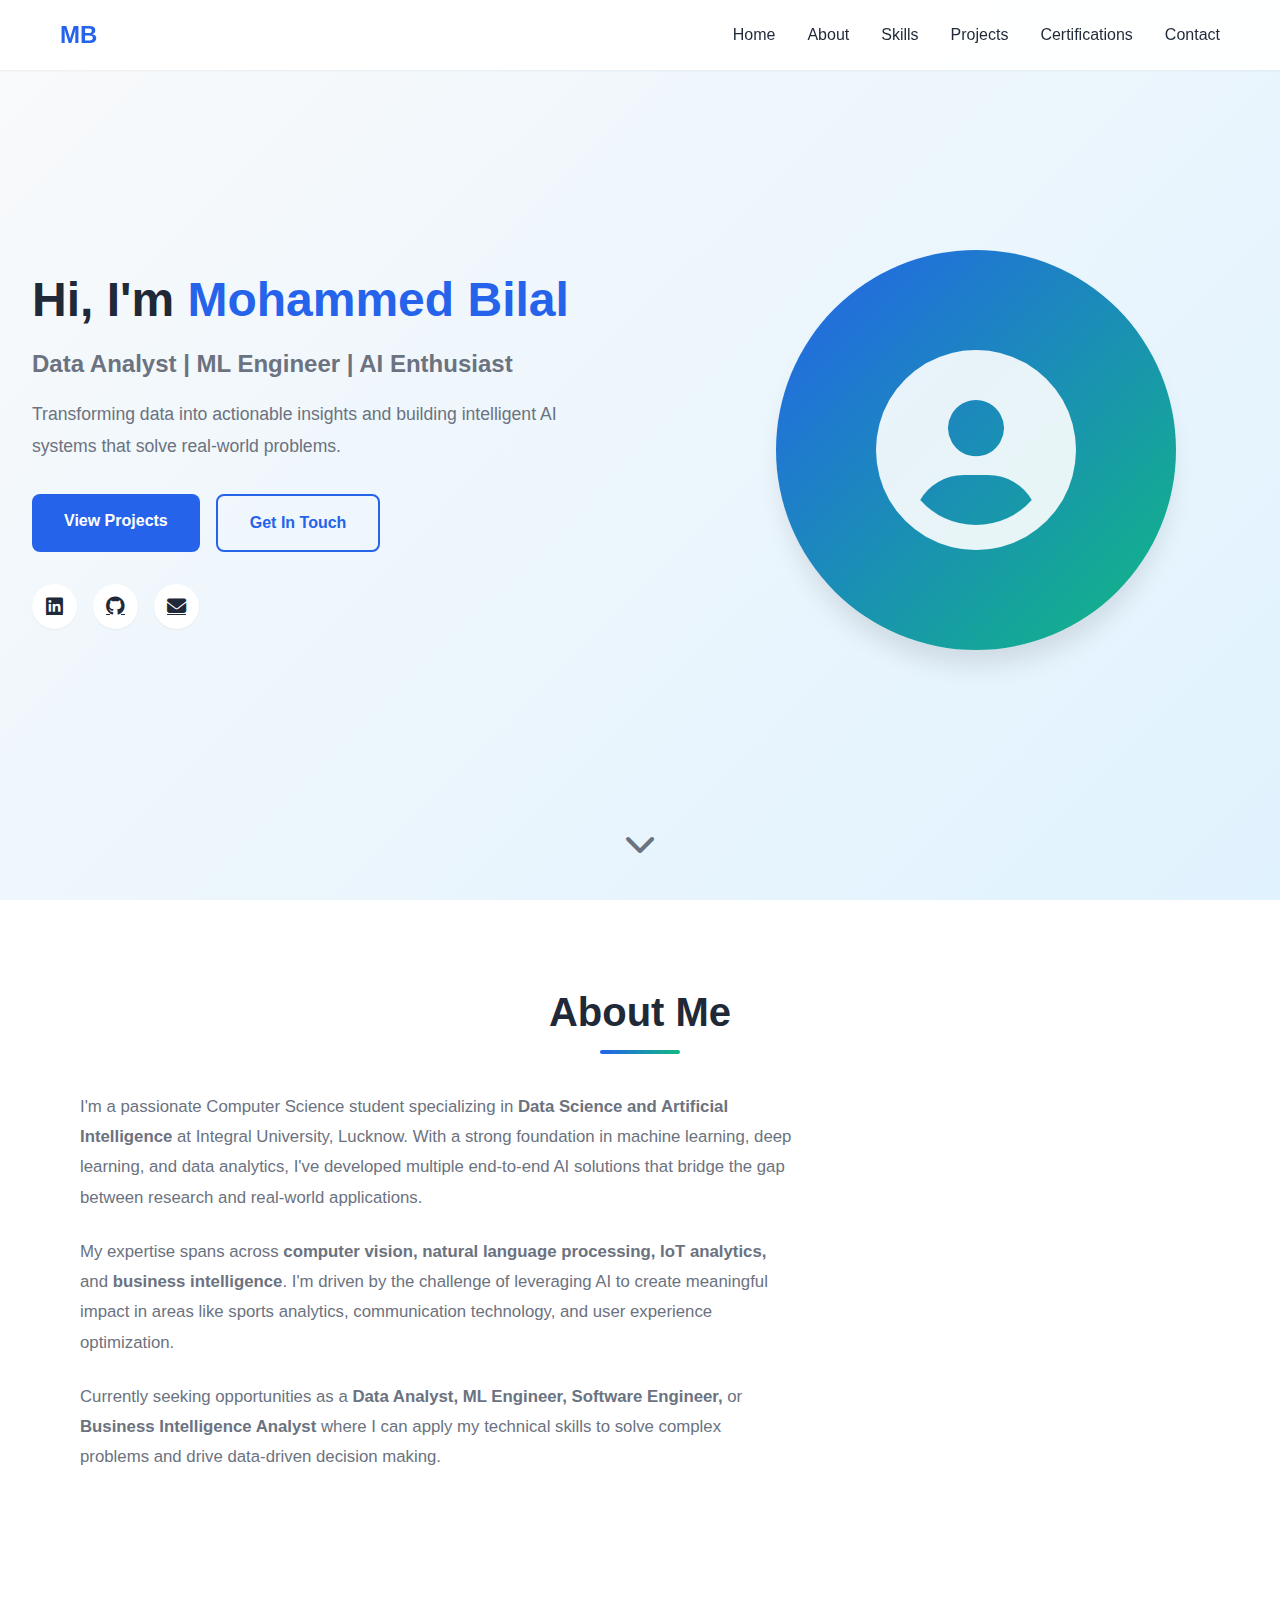
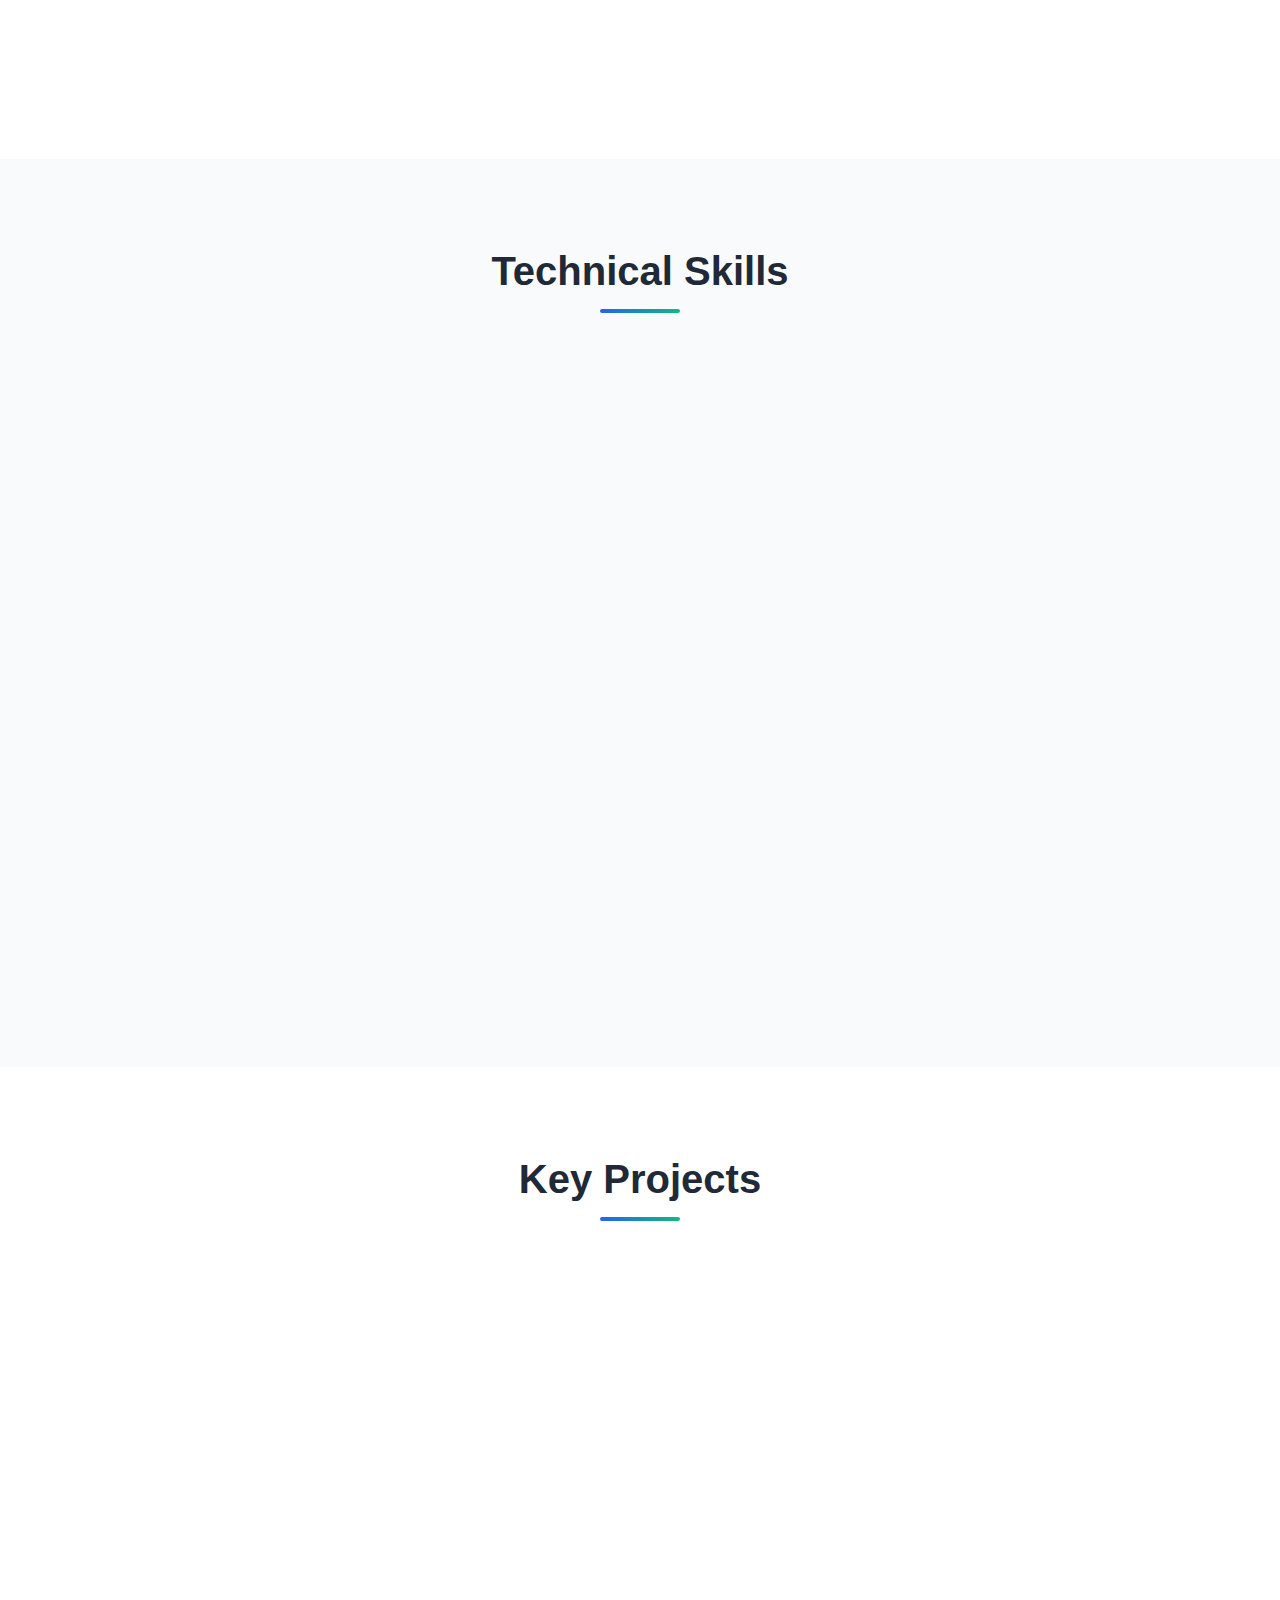
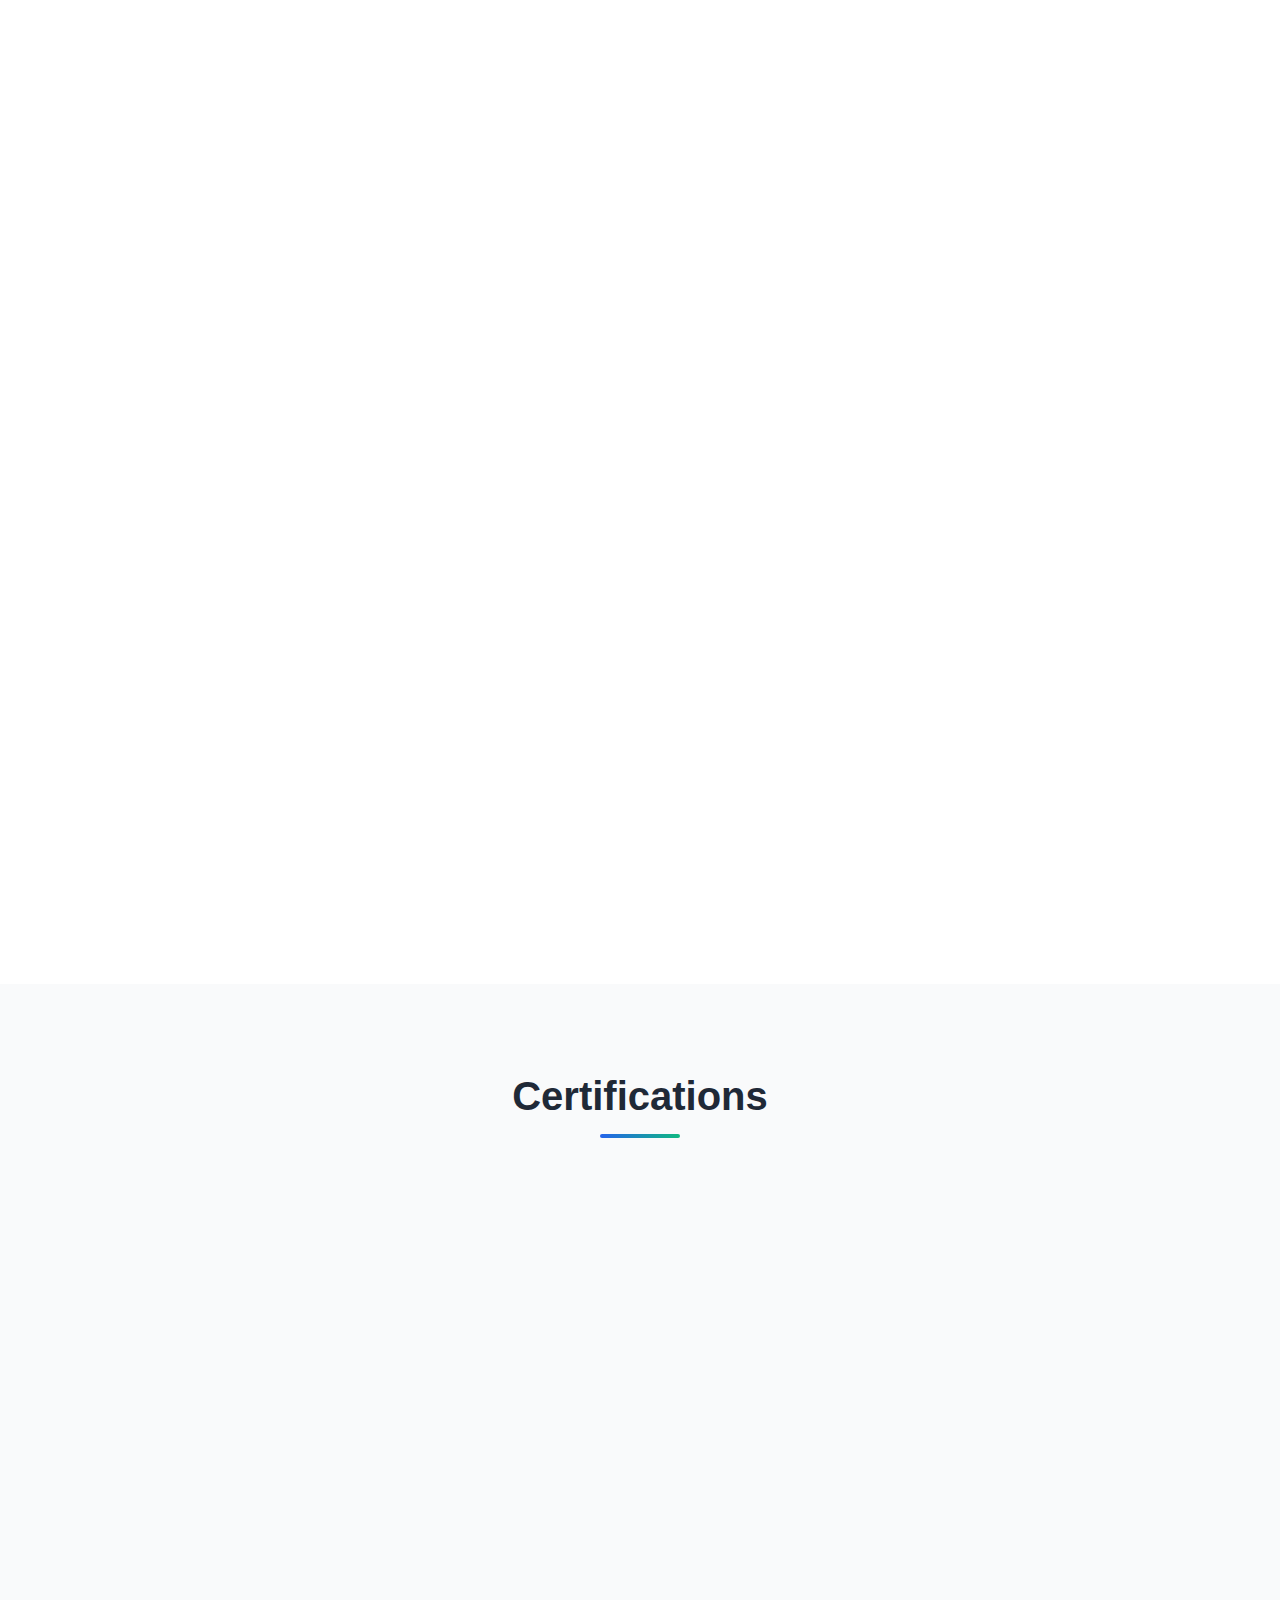
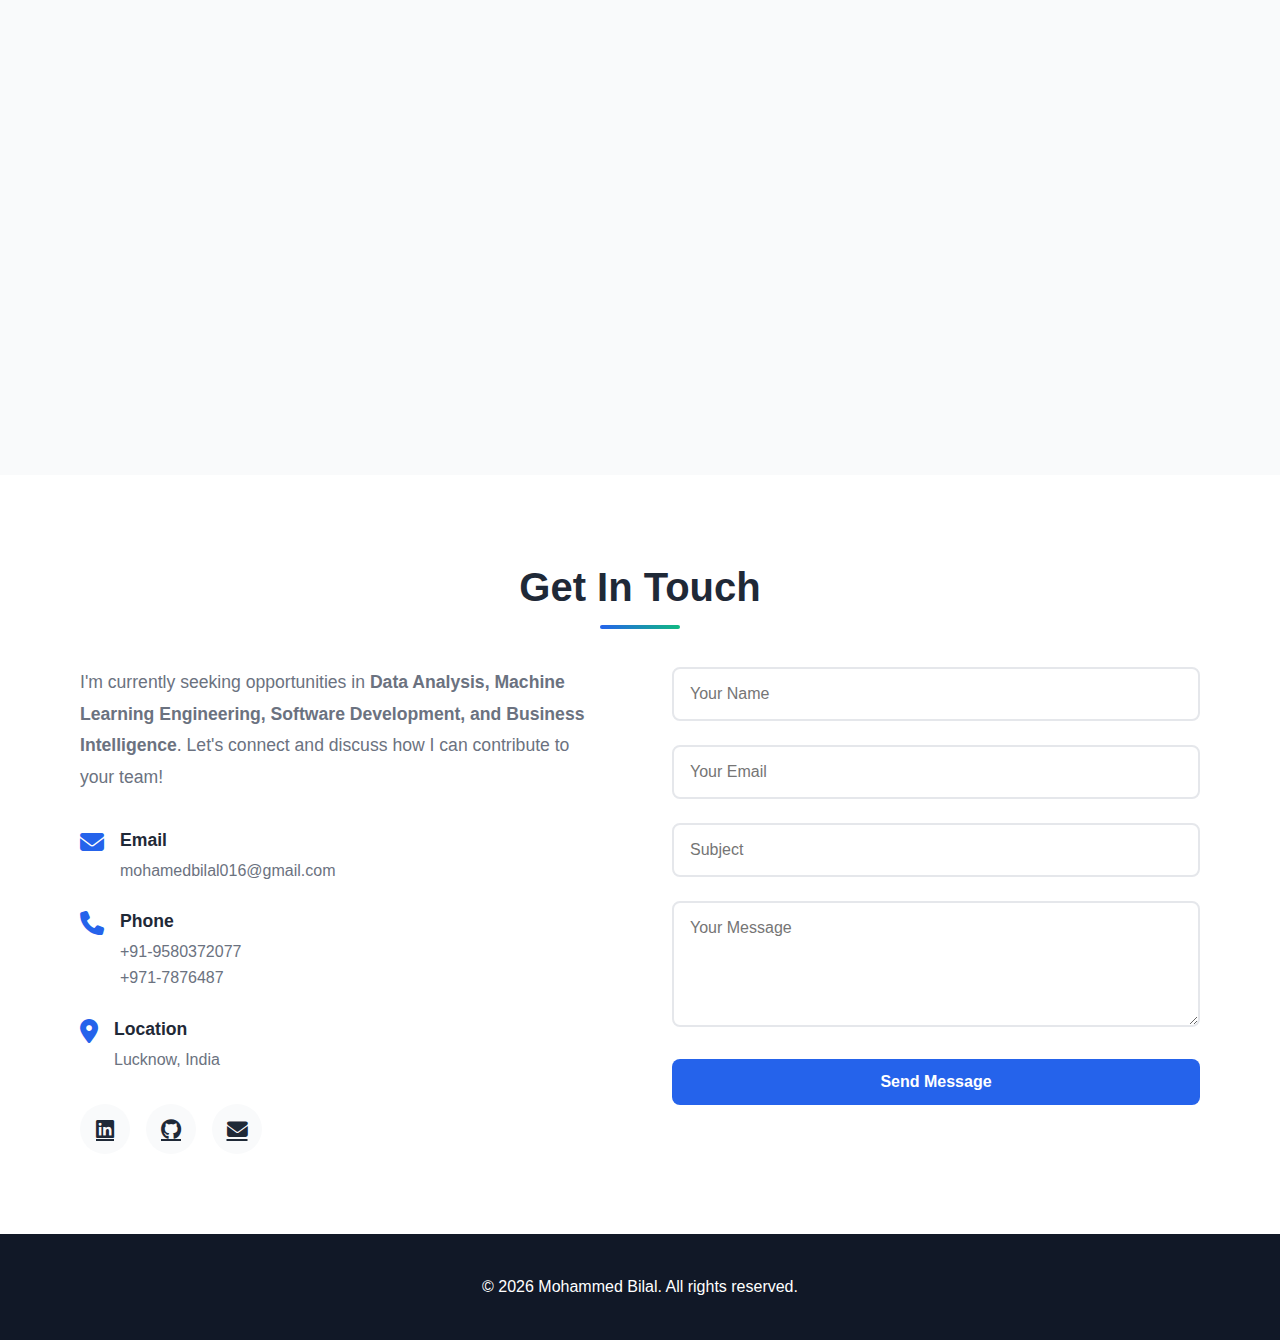
<file: index.html>
<!DOCTYPE html>
<html lang="en">
<head>
    <meta charset="UTF-8">
    <meta name="viewport" content="width=device-width, initial-scale=1.0">
    <meta name="description" content="Mohammed Bilal - Data Analyst, ML Engineer, Software Engineer Portfolio">
    <meta name="keywords" content="Data Science, Machine Learning, AI, Portfolio, Software Engineer">
    <meta name="author" content="Mohammed Bilal">
    <title>Mohammed Bilal | AI & Data Science Portfolio</title>
    <link rel="stylesheet" href="styles.css">
    <link rel="stylesheet" href="https://cdnjs.cloudflare.com/ajax/libs/font-awesome/6.4.0/css/all.min.css">
</head>
<body>
    <!-- Navigation -->
    <nav class="navbar" id="navbar">
        <div class="container">
            <div class="nav-brand">
                <a href="#home">MB</a>
            </div>
            <button class="nav-toggle" id="navToggle">
                <span></span>
                <span></span>
                <span></span>
            </button>
            <ul class="nav-menu" id="navMenu">
                <li><a href="#home" class="nav-link">Home</a></li>
                <li><a href="#about" class="nav-link">About</a></li>
                <li><a href="#skills" class="nav-link">Skills</a></li>
                <li><a href="#projects" class="nav-link">Projects</a></li>
                <li><a href="#certifications" class="nav-link">Certifications</a></li>
                <li><a href="#contact" class="nav-link">Contact</a></li>
            </ul>
        </div>
    </nav>

    <!-- Hero Section -->
    <section id="home" class="hero">
        <div class="hero-content">
            <div class="hero-text">
                <h1 class="hero-title">Hi, I'm <span class="highlight">Mohammed Bilal</span></h1>
                <p class="hero-subtitle">Data Analyst | ML Engineer | AI Enthusiast</p>
                <p class="hero-description">
                    Transforming data into actionable insights and building intelligent AI systems 
                    that solve real-world problems.
                </p>
                <div class="hero-buttons">
                    <a href="#projects" class="btn btn-primary">View Projects</a>
                    <a href="#contact" class="btn btn-secondary">Get In Touch</a>
                </div>
                <div class="social-links">
                    <a href="https://linkedin.com/in/mohammedbilalll" target="_blank" aria-label="LinkedIn">
                        <i class="fab fa-linkedin"></i>
                    </a>
                    <a href="https://github.com/bilal0160" target="_blank" aria-label="GitHub">
                        <i class="fab fa-github"></i>
                    </a>
                    <a href="mailto:mohamedbilal016@gmail.com" aria-label="Email">
                        <i class="fas fa-envelope"></i>
                    </a>
                </div>
            </div>
            <div class="hero-image">
                <div class="image-placeholder">
                    <i class="fas fa-user-circle"></i>
                </div>
            </div>
        </div>
        <div class="scroll-indicator">
            <a href="#about">
                <i class="fas fa-chevron-down"></i>
            </a>
        </div>
    </section>

    <!-- About Section -->
    <section id="about" class="about">
        <div class="container">
            <h2 class="section-title">About Me</h2>
            <div class="about-content">
                <div class="about-text">
                    <p>
                        I'm a passionate Computer Science student specializing in <strong>Data Science and Artificial Intelligence</strong> 
                        at Integral University, Lucknow. With a strong foundation in machine learning, deep learning, and data analytics, 
                        I've developed multiple end-to-end AI solutions that bridge the gap between research and real-world applications.
                    </p>
                    <p>
                        My expertise spans across <strong>computer vision, natural language processing, IoT analytics,</strong> and 
                        <strong>business intelligence</strong>. I'm driven by the challenge of leveraging AI to create meaningful 
                        impact in areas like sports analytics, communication technology, and user experience optimization.
                    </p>
                    <p>
                        Currently seeking opportunities as a <strong>Data Analyst, ML Engineer, Software Engineer,</strong> or 
                        <strong>Business Intelligence Analyst</strong> where I can apply my technical skills to solve complex problems 
                        and drive data-driven decision making.
                    </p>
                    <div class="about-stats">
                        <div class="stat-item">
                            <h3>5+</h3>
                            <p>Major Projects</p>
                        </div>
                        <div class="stat-item">
                            <h3>4+</h3>
                            <p>Certifications</p>
                        </div>
                        <div class="stat-item">
                            <h3>2026</h3>
                            <p>Expected Graduation</p>
                        </div>
                    </div>
                </div>
                <div class="about-info">
                    <div class="info-card">
                        <h3><i class="fas fa-graduation-cap"></i> Education</h3>
                        <p><strong>B.Tech in Computer Science Engineering</strong></p>
                        <p>Data Science & Artificial Intelligence</p>
                        <p>Integral University, Lucknow</p>
                        <p class="text-muted">Expected: 2026</p>
                    </div>
                    <div class="info-card">
                        <h3><i class="fas fa-map-marker-alt"></i> Location</h3>
                        <p>Lucknow, India</p>
                    </div>
                    <div class="info-card">
                        <h3><i class="fas fa-briefcase"></i> Career Goals</h3>
                        <p>Data Analyst</p>
                        <p>ML Engineer</p>
                        <p>Software Engineer</p>
                        <p>Business Intelligence Analyst</p>
                    </div>
                </div>
            </div>
        </div>
    </section>

    <!-- Skills Section -->
    <section id="skills" class="skills">
        <div class="container">
            <h2 class="section-title">Technical Skills</h2>
            <div class="skills-grid">
                <div class="skill-category">
                    <div class="category-header">
                        <i class="fas fa-code"></i>
                        <h3>Programming Languages</h3>
                    </div>
                    <div class="skill-tags">
                        <span class="skill-tag">Python</span>
                        <span class="skill-tag">JavaScript</span>
                        <span class="skill-tag">SQL</span>
                        <span class="skill-tag">R</span>
                        <span class="skill-tag">Java</span>
                        <span class="skill-tag">C++</span>
                    </div>
                </div>

                <div class="skill-category">
                    <div class="category-header">
                        <i class="fas fa-brain"></i>
                        <h3>Machine Learning & AI</h3>
                    </div>
                    <div class="skill-tags">
                        <span class="skill-tag">PyTorch</span>
                        <span class="skill-tag">TensorFlow</span>
                        <span class="skill-tag">Scikit-learn</span>
                        <span class="skill-tag">YOLO</span>
                        <span class="skill-tag">LLMs</span>
                        <span class="skill-tag">OpenCV</span>
                        <span class="skill-tag">NLP</span>
                        <span class="skill-tag">Deep Learning</span>
                    </div>
                </div>

                <div class="skill-category">
                    <div class="category-header">
                        <i class="fas fa-chart-line"></i>
                        <h3>Data Science & Analytics</h3>
                    </div>
                    <div class="skill-tags">
                        <span class="skill-tag">Pandas</span>
                        <span class="skill-tag">NumPy</span>
                        <span class="skill-tag">Matplotlib</span>
                        <span class="skill-tag">Seaborn</span>
                        <span class="skill-tag">Statistical Analysis</span>
                        <span class="skill-tag">A/B Testing</span>
                    </div>
                </div>

                <div class="skill-category">
                    <div class="category-header">
                        <i class="fas fa-database"></i>
                        <h3>Business Intelligence</h3>
                    </div>
                    <div class="skill-tags">
                        <span class="skill-tag">Power BI</span>
                        <span class="skill-tag">Tableau</span>
                        <span class="skill-tag">IBM Cognos</span>
                        <span class="skill-tag">SQL Server</span>
                        <span class="skill-tag">ETL</span>
                    </div>
                </div>

                <div class="skill-category">
                    <div class="category-header">
                        <i class="fas fa-cloud"></i>
                        <h3>Cloud & DevOps</h3>
                    </div>
                    <div class="skill-tags">
                        <span class="skill-tag">AWS</span>
                        <span class="skill-tag">Docker</span>
                        <span class="skill-tag">Kubernetes</span>
                        <span class="skill-tag">Git</span>
                        <span class="skill-tag">CI/CD</span>
                        <span class="skill-tag">MLOps</span>
                    </div>
                </div>

                <div class="skill-category">
                    <div class="category-header">
                        <i class="fas fa-laptop-code"></i>
                        <h3>Web Development</h3>
                    </div>
                    <div class="skill-tags">
                        <span class="skill-tag">React.js</span>
                        <span class="skill-tag">Node.js</span>
                        <span class="skill-tag">FastAPI</span>
                        <span class="skill-tag">Flask</span>
                        <span class="skill-tag">PostgreSQL</span>
                        <span class="skill-tag">MongoDB</span>
                    </div>
                </div>
            </div>
        </div>
    </section>

    <!-- Projects Section -->
    <section id="projects" class="projects">
        <div class="container">
            <h2 class="section-title">Key Projects</h2>
            <div class="projects-grid">
                <!-- Project 1 -->
                <div class="project-card">
                    <div class="project-header">
                        <i class="fas fa-futbol project-icon"></i>
                        <span class="project-year">2026</span>
                    </div>
                    <h3>FootballVision</h3>
                    <p class="project-subtitle">AI-Based Player Tracking & Performance Analytics</p>
                    <p class="project-description">
                        Computer vision pipeline for player detection, tracking, and performance analysis 
                        from full-match videos using deep learning.
                    </p>
                    <div class="project-tech">
                        <span>Python</span>
                        <span>PyTorch</span>
                        <span>OpenCV</span>
                        <span>YOLO</span>
                    </div>
                    <div class="project-stats">
                        <div class="stat">
                            <i class="fas fa-bullseye"></i>
                            <span>92% Accuracy</span>
                        </div>
                        <div class="stat">
                            <i class="fas fa-heart"></i>
                            <span>25% Injury Reduction</span>
                        </div>
                    </div>
                    <div class="project-links">
                        <a href="#" class="project-link"><i class="fab fa-github"></i> Code</a>
                        <a href="#" class="project-link"><i class="fas fa-external-link-alt"></i> Demo</a>
                    </div>
                </div>

                <!-- Project 2 -->
                <div class="project-card">
                    <div class="project-header">
                        <i class="fas fa-comments project-icon"></i>
                        <span class="project-year">2026</span>
                    </div>
                    <h3>ConvoSense</h3>
                    <p class="project-subtitle">AI Conversation Enhancer & Communication Intelligence</p>
                    <p class="project-description">
                        NLP system analyzing real-time conversations for sentiment, emotion, and tone detection 
                        with live improvement suggestions.
                    </p>
                    <div class="project-tech">
                        <span>Python</span>
                        <span>Transformers</span>
                        <span>NLP</span>
                        <span>LLMs</span>
                    </div>
                    <div class="project-stats">
                        <div class="stat">
                            <i class="fas fa-chart-bar"></i>
                            <span>88% F1-Score</span>
                        </div>
                        <div class="stat">
                            <i class="fas fa-tachometer-alt"></i>
                            <span>&lt;200ms Response</span>
                        </div>
                    </div>
                    <div class="project-links">
                        <a href="#" class="project-link"><i class="fab fa-github"></i> Code</a>
                        <a href="#" class="project-link"><i class="fas fa-external-link-alt"></i> Demo</a>
                    </div>
                </div>

                <!-- Project 3 -->
                <div class="project-card">
                    <div class="project-header">
                        <i class="fas fa-paint-brush project-icon"></i>
                        <span class="project-year">2026</span>
                    </div>
                    <h3>DesignIQ</h3>
                    <p class="project-subtitle">AI-Driven UI/UX Evaluation & Optimization Assistant</p>
                    <p class="project-description">
                        AI tool analyzing UI screenshots using computer vision to provide automated 
                        design feedback and optimization recommendations.
                    </p>
                    <div class="project-tech">
                        <span>Python</span>
                        <span>Vision Transformers</span>
                        <span>Computer Vision</span>
                        <span>ML</span>
                    </div>
                    <div class="project-stats">
                        <div class="stat">
                            <i class="fas fa-check-circle"></i>
                            <span>85% Accuracy</span>
                        </div>
                        <div class="stat">
                            <i class="fas fa-clock"></i>
                            <span>40% Time Saved</span>
                        </div>
                    </div>
                    <div class="project-links">
                        <a href="#" class="project-link"><i class="fab fa-github"></i> Code</a>
                        <a href="#" class="project-link"><i class="fas fa-external-link-alt"></i> Demo</a>
                    </div>
                </div>

                <!-- Project 4 -->
                <div class="project-card">
                    <div class="project-header">
                        <i class="fas fa-running project-icon"></i>
                        <span class="project-year">2026</span>
                    </div>
                    <h3>SmartPlay</h3>
                    <p class="project-subtitle">IoT-Based Sports Analytics & Injury Risk Prediction</p>
                    <p class="project-description">
                        IoT system collecting real-time motion data from wearable sensors for 
                        activity recognition and injury prevention.
                    </p>
                    <div class="project-tech">
                        <span>ESP32</span>
                        <span>Python</span>
                        <span>AWS</span>
                        <span>IoT</span>
                    </div>
                    <div class="project-stats">
                        <div class="stat">
                            <i class="fas fa-heartbeat"></i>
                            <span>100Hz Sampling</span>
                        </div>
                        <div class="stat">
                            <i class="fas fa-chart-line"></i>
                            <span>93% Recognition</span>
                        </div>
                    </div>
                    <div class="project-links">
                        <a href="#" class="project-link"><i class="fab fa-github"></i> Code</a>
                        <a href="#" class="project-link"><i class="fas fa-external-link-alt"></i> Demo</a>
                    </div>
                </div>

                <!-- Project 5 -->
                <div class="project-card">
                    <div class="project-header">
                        <i class="fas fa-robot project-icon"></i>
                        <span class="project-year">2026</span>
                    </div>
                    <h3>OmniAssist</h3>
                    <p class="project-subtitle">Multimodal AI Assistant for Contextual Intelligence</p>
                    <p class="project-description">
                        Multimodal AI assistant processing text, voice, and visual inputs with contextual memory 
                        for adaptive, personalized responses.
                    </p>
                    <div class="project-tech">
                        <span>Python</span>
                        <span>LLMs</span>
                        <span>Speech Recognition</span>
                        <span>Computer Vision</span>
                        <span>FastAPI</span>
                    </div>
                    <div class="project-stats">
                        <div class="stat">
                            <i class="fas fa-smile"></i>
                            <span>78% Satisfaction</span>
                        </div>
                        <div class="stat">
                            <i class="fas fa-layer-group"></i>
                            <span>Multimodal</span>
                        </div>
                    </div>
                    <div class="project-links">
                        <a href="#" class="project-link"><i class="fab fa-github"></i> Code</a>
                        <a href="#" class="project-link"><i class="fas fa-external-link-alt"></i> Demo</a>
                    </div>
                </div>
            </div>
        </div>
    </section>

    <!-- Certifications Section -->
    <section id="certifications" class="certifications">
        <div class="container">
            <h2 class="section-title">Certifications</h2>
            <div class="certifications-grid">
                <!-- Certificate 1 -->
                <div class="cert-card">
                    <div class="cert-icon">
                        <i class="fas fa-certificate"></i>
                    </div>
                    <h3>Machine Learning with Python</h3>
                    <p class="cert-issuer">IBM</p>
                    <p class="cert-description">
                        Comprehensive training in ML algorithms, model evaluation, and Python implementation
                    </p>
                    <button class="cert-view-btn" onclick="openCertificateModal('certificates/ml-python-ibm.pdf')">
                        <i class="fas fa-eye"></i> View Certificate
                    </button>
                </div>

                <!-- Certificate 2 -->
                <div class="cert-card">
                    <div class="cert-icon">
                        <i class="fas fa-certificate"></i>
                    </div>
                    <h3>Business Intelligence</h3>
                    <p class="cert-issuer">Industry Certification</p>
                    <p class="cert-description">
                        Expertise in BI tools, data visualization, and business analytics strategies
                    </p>
                    <button class="cert-view-btn" onclick="openCertificateModal('certificates/business-intelligence.pdf')">
                        <i class="fas fa-eye"></i> View Certificate
                    </button>
                </div>

                <!-- Certificate 3 -->
                <div class="cert-card">
                    <div class="cert-icon">
                        <i class="fas fa-certificate"></i>
                    </div>
                    <h3>IBM Cognos Analytics</h3>
                    <p class="cert-issuer">IBM</p>
                    <p class="cert-description">
                        Advanced dashboard creation, reporting, and data exploration techniques
                    </p>
                    <button class="cert-view-btn" onclick="openCertificateModal('certificates/cognos-analytics.pdf')">
                        <i class="fas fa-eye"></i> View Certificate
                    </button>
                </div>

                <!-- Certificate 4 -->
                <div class="cert-card">
                    <div class="cert-icon">
                        <i class="fas fa-certificate"></i>
                    </div>
                    <h3>AI Analyst</h3>
                    <p class="cert-issuer">Professional Certification</p>
                    <p class="cert-description">
                        AI-driven analysis, predictive modeling, and intelligent automation
                    </p>
                    <button class="cert-view-btn" onclick="openCertificateModal('certificates/ai-analyst.pdf')">
                        <i class="fas fa-eye"></i> View Certificate
                    </button>
                </div>
            </div>
        </div>
    </section>

    <!-- Certificate Modal -->
    <div id="certificateModal" class="certificate-modal">
        <div class="modal-overlay" onclick="closeCertificateModal()"></div>
        <div class="modal-content">
            <button class="modal-close" onclick="closeCertificateModal()">
                <i class="fas fa-times"></i>
            </button>
            <div class="modal-body">
                <iframe id="certificateFrame" src="" frameborder="0"></iframe>
            </div>
            <div class="modal-footer">
                <a id="downloadCertificate" href="" download class="btn btn-primary">
                    <i class="fas fa-download"></i> Download Certificate
                </a>
            </div>
        </div>
    </div>

    <!-- Contact Section -->
    <section id="contact" class="contact">
        <div class="container">
            <h2 class="section-title">Get In Touch</h2>
            <div class="contact-content">
                <div class="contact-info">
                    <p class="contact-text">
                        I'm currently seeking opportunities in <strong>Data Analysis, Machine Learning Engineering, 
                        Software Development, and Business Intelligence</strong>. Let's connect and discuss how 
                        I can contribute to your team!
                    </p>
                    <div class="contact-details">
                        <div class="contact-item">
                            <i class="fas fa-envelope"></i>
                            <div>
                                <h4>Email</h4>
                                <a href="mailto:mohamedbilal016@gmail.com">mohamedbilal016@gmail.com</a>
                            </div>
                        </div>
                        <div class="contact-item">
                            <i class="fas fa-phone"></i>
                            <div>
                                <h4>Phone</h4>
                                <p>+91-9580372077</p>
                                <p>+971-7876487</p>
                            </div>
                        </div>
                        <div class="contact-item">
                            <i class="fas fa-map-marker-alt"></i>
                            <div>
                                <h4>Location</h4>
                                <p>Lucknow, India</p>
                            </div>
                        </div>
                    </div>
                    <div class="social-links-large">
                        <a href="https://linkedin.com/in/mohammedbilalll" target="_blank" aria-label="LinkedIn">
                            <i class="fab fa-linkedin"></i>
                        </a>
                        <a href="https://github.com/bilal0160" target="_blank" aria-label="GitHub">
                            <i class="fab fa-github"></i>
                        </a>
                        <a href="mailto:mohamedbilal016@gmail.com" aria-label="Email">
                            <i class="fas fa-envelope"></i>
                        </a>
                    </div>
                </div>
                <div class="contact-form-container">
                    <form class="contact-form" id="contactForm">
                        <div class="form-group">
                            <input type="text" id="name" name="name" placeholder="Your Name" required>
                        </div>
                        <div class="form-group">
                            <input type="email" id="email" name="email" placeholder="Your Email" required>
                        </div>
                        <div class="form-group">
                            <input type="text" id="subject" name="subject" placeholder="Subject" required>
                        </div>
                        <div class="form-group">
                            <textarea id="message" name="message" rows="5" placeholder="Your Message" required></textarea>
                        </div>
                        <button type="submit" class="btn btn-primary">Send Message</button>
                    </form>
                </div>
            </div>
        </div>
    </section>

    <!-- Footer -->
    <footer class="footer">
        <div class="container">
            <p>&copy; 2026 Mohammed Bilal. All rights reserved.</p>
        </div>
    </footer>

    <!-- Back to Top Button -->
    <button id="backToTop" class="back-to-top">
        <i class="fas fa-arrow-up"></i>
    </button>

    <script src="style.js"></script>
</body>
</html>
</file>
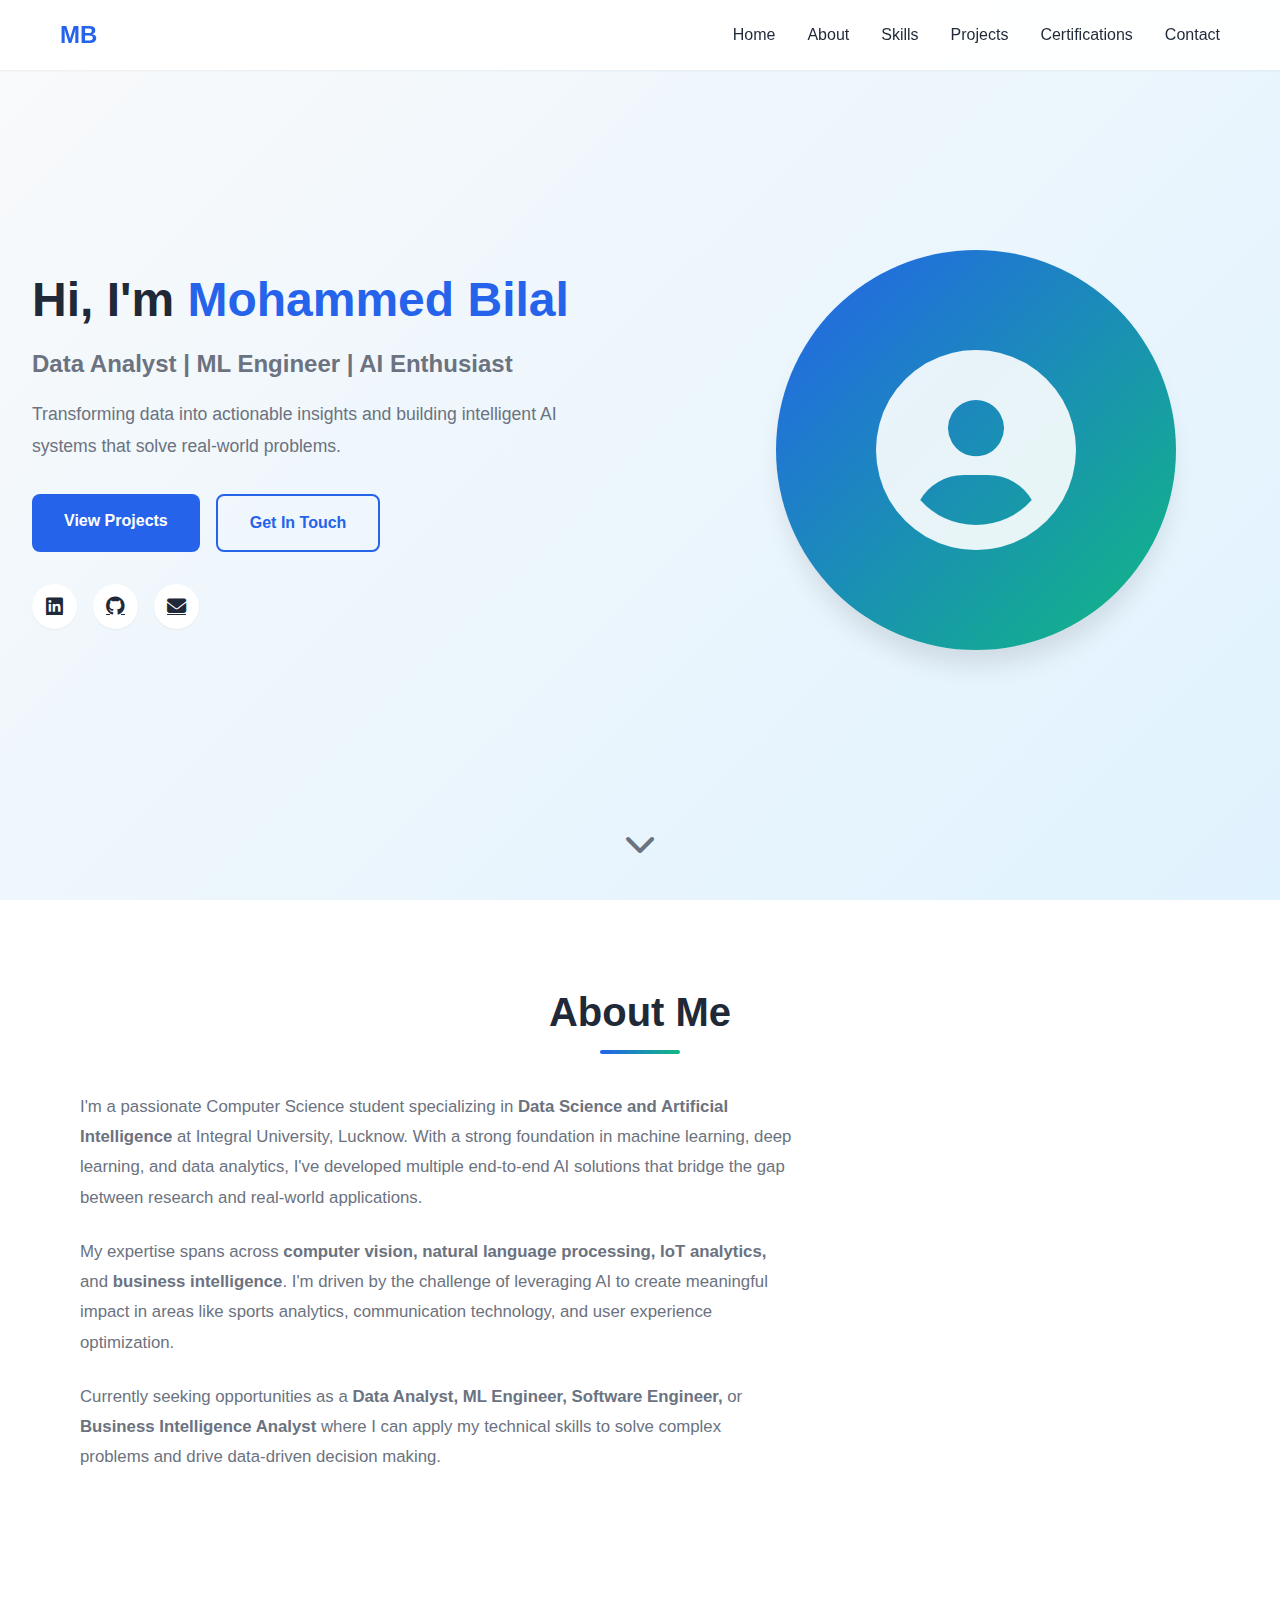
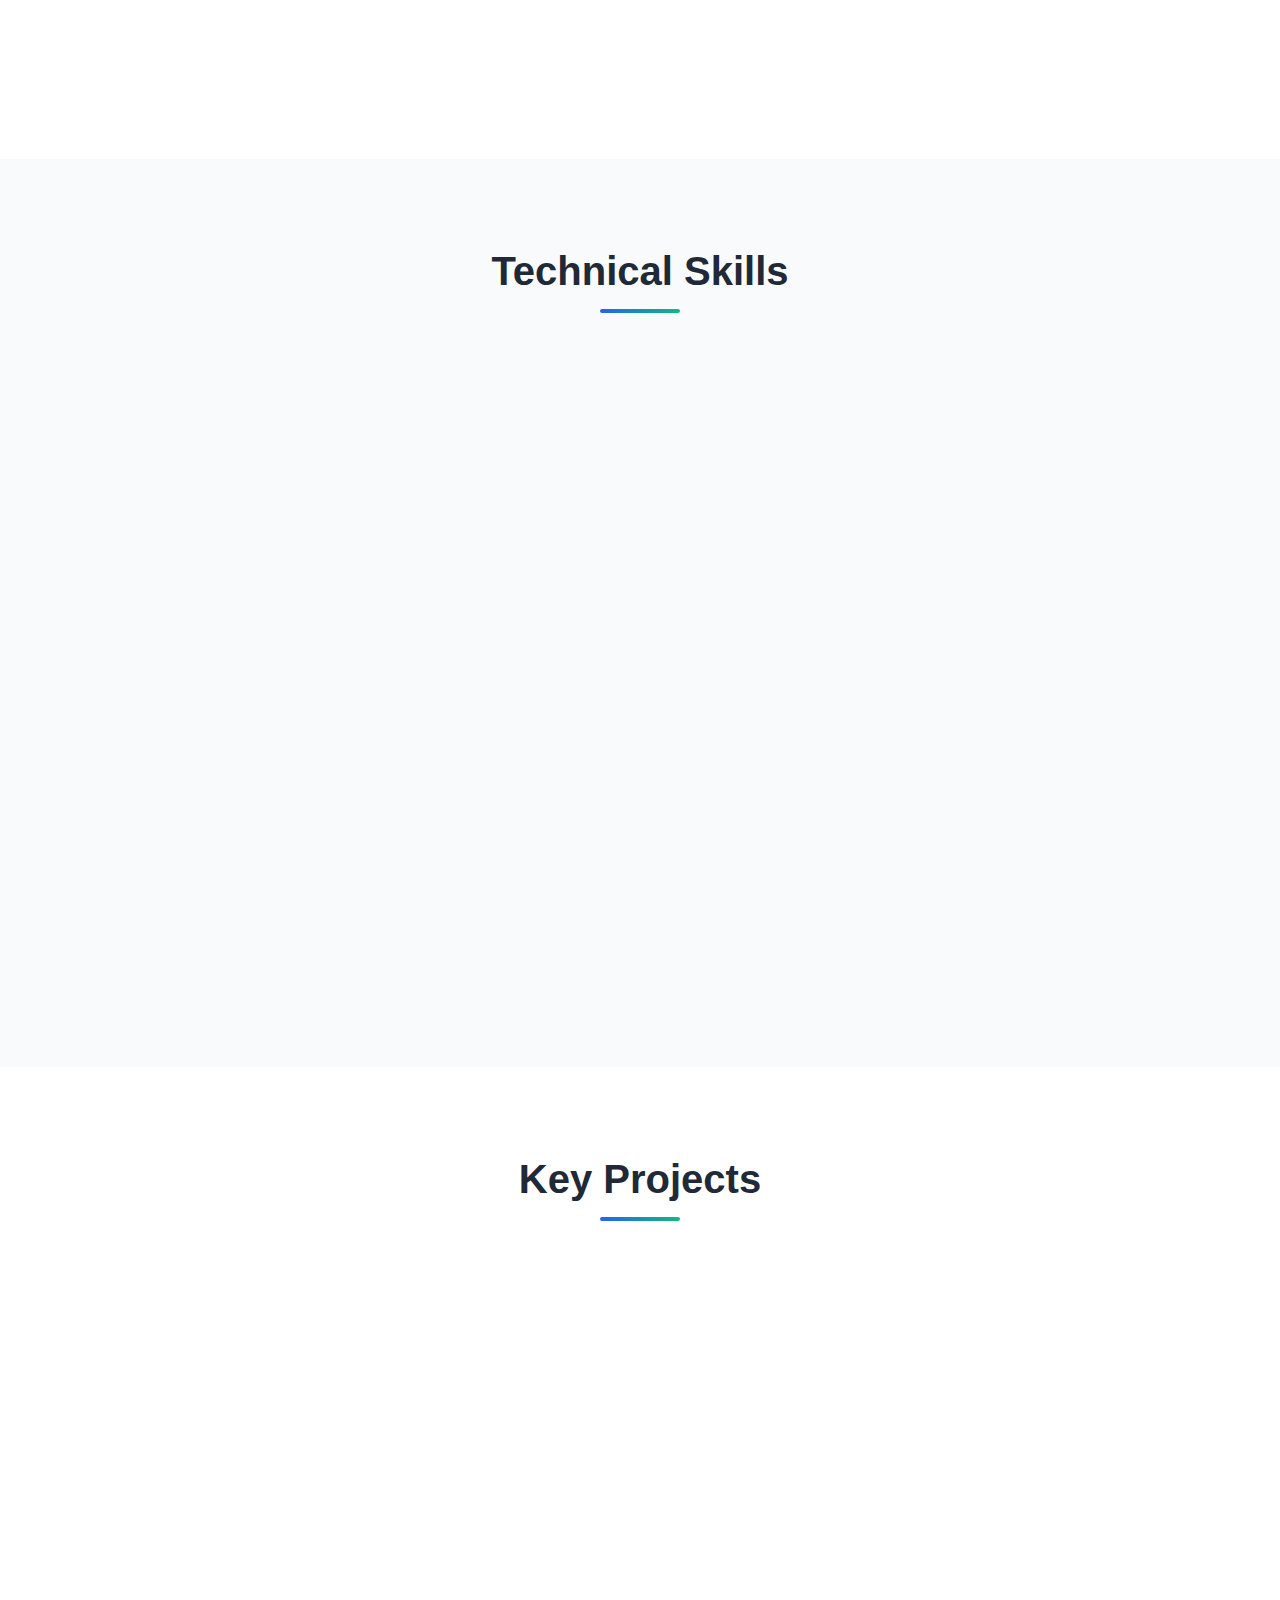
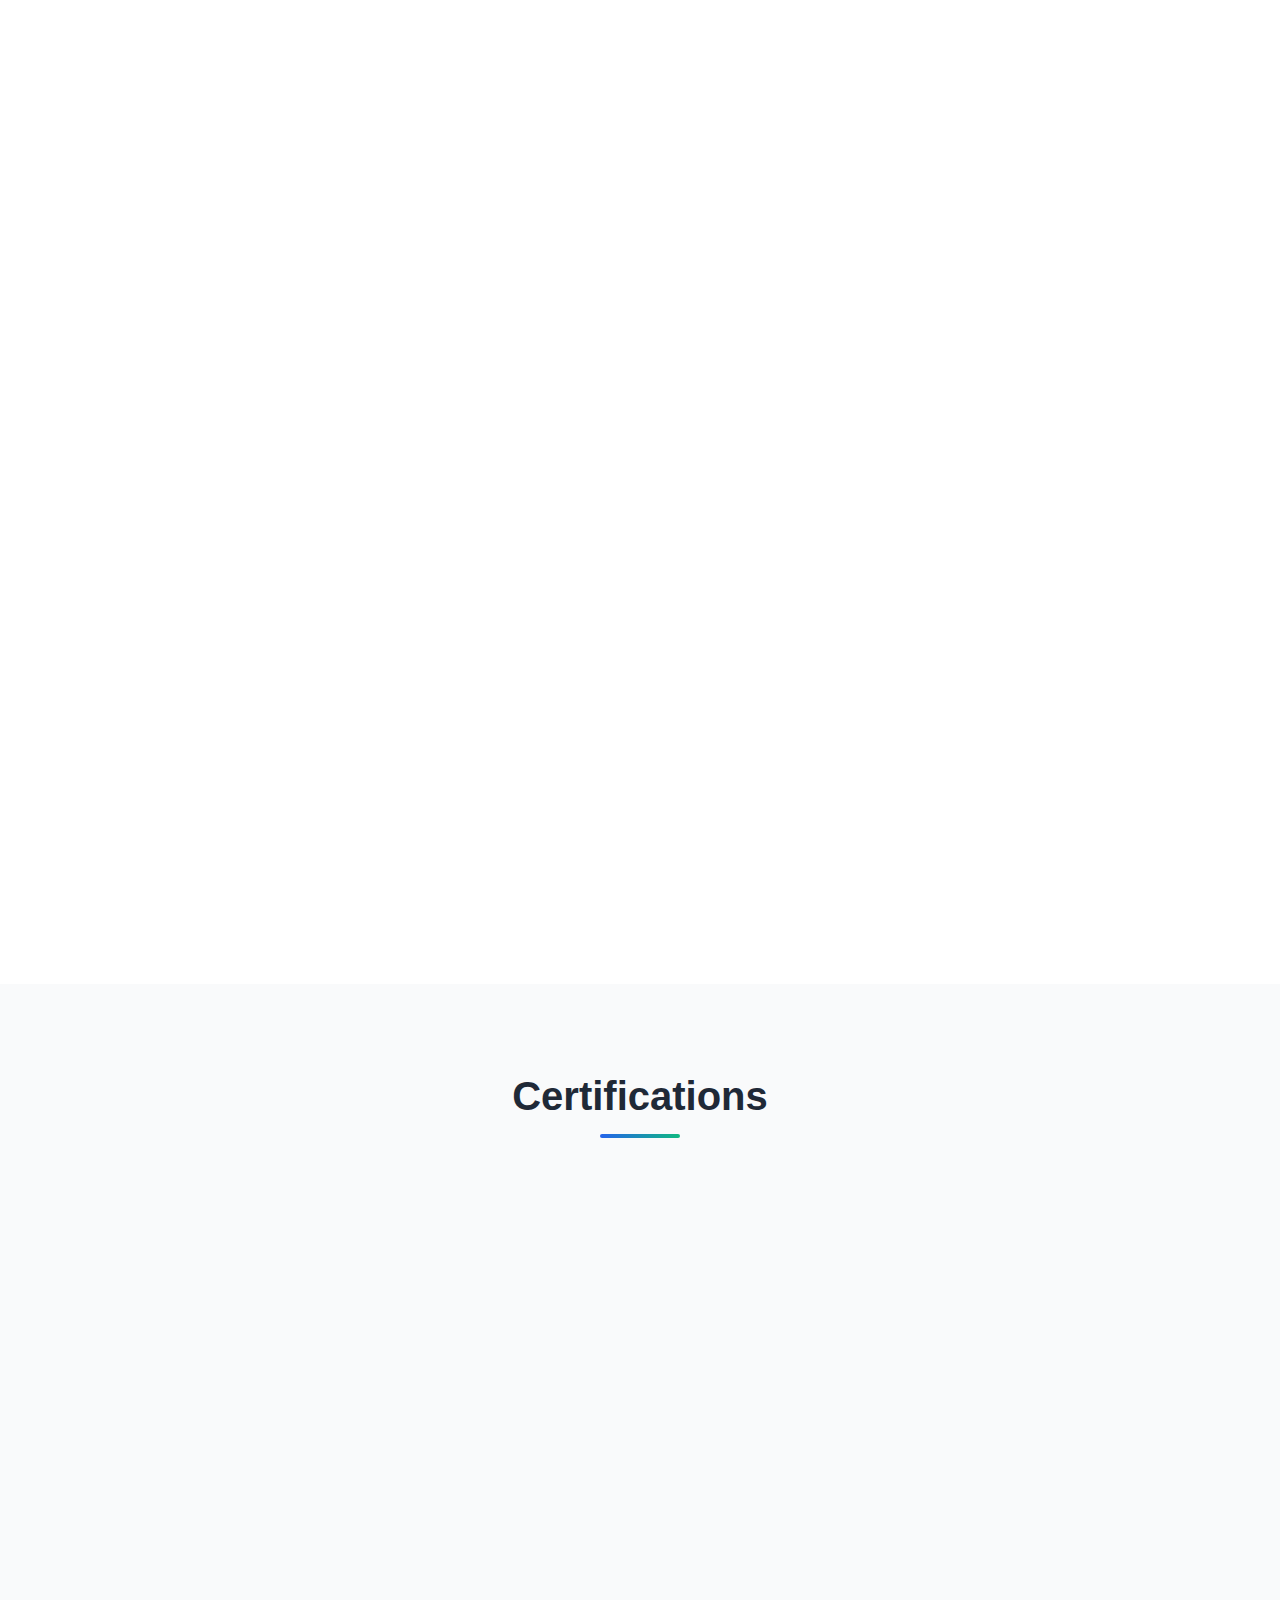
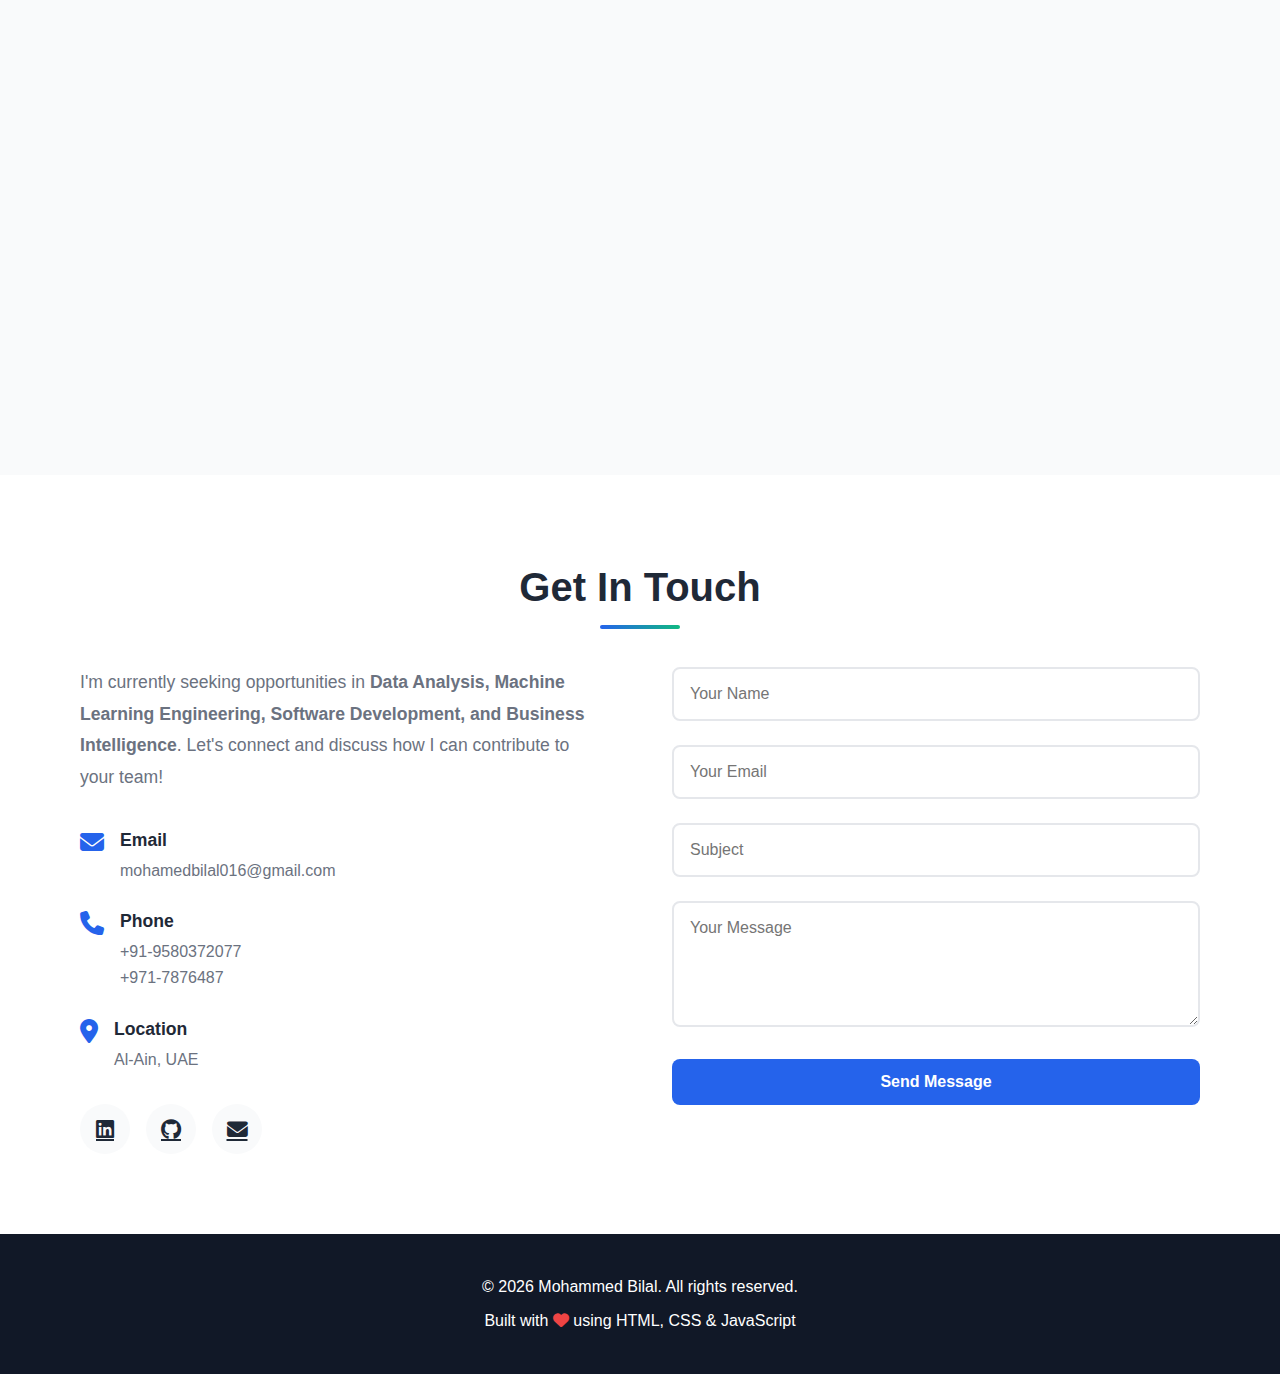
<file: Resume.html>
<!DOCTYPE html>
<html lang="en">
<head>
    <meta charset="UTF-8">
    <meta name="viewport" content="width=device-width, initial-scale=1.0">
    <meta name="description" content="Mohammed Bilal - Data Analyst, ML Engineer, Software Engineer Portfolio">
    <meta name="keywords" content="Data Science, Machine Learning, AI, Portfolio, Software Engineer">
    <meta name="author" content="Mohammed Bilal">
    <title>Mohammed Bilal | AI & Data Science Portfolio</title>
    <link rel="stylesheet" href="styles.css">
    <link rel="stylesheet" href="https://cdnjs.cloudflare.com/ajax/libs/font-awesome/6.4.0/css/all.min.css">
</head>
<body>
    <!-- Navigation -->
    <nav class="navbar" id="navbar">
        <div class="container">
            <div class="nav-brand">
                <a href="#home">MB</a>
            </div>
            <button class="nav-toggle" id="navToggle">
                <span></span>
                <span></span>
                <span></span>
            </button>
            <ul class="nav-menu" id="navMenu">
                <li><a href="#home" class="nav-link">Home</a></li>
                <li><a href="#about" class="nav-link">About</a></li>
                <li><a href="#skills" class="nav-link">Skills</a></li>
                <li><a href="#projects" class="nav-link">Projects</a></li>
                <li><a href="#certifications" class="nav-link">Certifications</a></li>
                <li><a href="#contact" class="nav-link">Contact</a></li>
            </ul>
        </div>
    </nav>

    <!-- Hero Section -->
    <section id="home" class="hero">
        <div class="hero-content">
            <div class="hero-text">
                <h1 class="hero-title">Hi, I'm <span class="highlight">Mohammed Bilal</span></h1>
                <p class="hero-subtitle">Data Analyst | ML Engineer | AI Enthusiast</p>
                <p class="hero-description">
                    Transforming data into actionable insights and building intelligent AI systems 
                    that solve real-world problems.
                </p>
                <div class="hero-buttons">
                    <a href="#projects" class="btn btn-primary">View Projects</a>
                    <a href="#contact" class="btn btn-secondary">Get In Touch</a>
                </div>
                <div class="social-links">
                    <a href="https://linkedin.com/in/mohammedbilalll" target="_blank" aria-label="LinkedIn">
                        <i class="fab fa-linkedin"></i>
                    </a>
                    <a href="https://github.com/bilal0160" target="_blank" aria-label="GitHub">
                        <i class="fab fa-github"></i>
                    </a>
                    <a href="mailto:mohamedbilal016@gmail.com" aria-label="Email">
                        <i class="fas fa-envelope"></i>
                    </a>
                </div>
            </div>
            <div class="hero-image">
                <div class="image-placeholder">
                    <i class="fas fa-user-circle"></i>
                </div>
            </div>
        </div>
        <div class="scroll-indicator">
            <a href="#about">
                <i class="fas fa-chevron-down"></i>
            </a>
        </div>
    </section>

    <!-- About Section -->
    <section id="about" class="about">
        <div class="container">
            <h2 class="section-title">About Me</h2>
            <div class="about-content">
                <div class="about-text">
                    <p>
                        I'm a passionate Computer Science student specializing in <strong>Data Science and Artificial Intelligence</strong> 
                        at Integral University, Lucknow. With a strong foundation in machine learning, deep learning, and data analytics, 
                        I've developed multiple end-to-end AI solutions that bridge the gap between research and real-world applications.
                    </p>
                    <p>
                        My expertise spans across <strong>computer vision, natural language processing, IoT analytics,</strong> and 
                        <strong>business intelligence</strong>. I'm driven by the challenge of leveraging AI to create meaningful 
                        impact in areas like sports analytics, communication technology, and user experience optimization.
                    </p>
                    <p>
                        Currently seeking opportunities as a <strong>Data Analyst, ML Engineer, Software Engineer,</strong> or 
                        <strong>Business Intelligence Analyst</strong> where I can apply my technical skills to solve complex problems 
                        and drive data-driven decision making.
                    </p>
                    <div class="about-stats">
                        <div class="stat-item">
                            <h3>5+</h3>
                            <p>Major Projects</p>
                        </div>
                        <div class="stat-item">
                            <h3>4+</h3>
                            <p>Certifications</p>
                        </div>
                        <div class="stat-item">
                            <h3>2026</h3>
                            <p>Expected Graduation</p>
                        </div>
                    </div>
                </div>
                <div class="about-info">
                    <div class="info-card">
                        <h3><i class="fas fa-graduation-cap"></i> Education</h3>
                        <p><strong>B.Tech in Computer Science Engineering</strong></p>
                        <p>Data Science & Artificial Intelligence</p>
                        <p>Integral University, Lucknow</p>
                        <p class="text-muted">Expected: 2026</p>
                    </div>
                    <div class="info-card">
                        <h3><i class="fas fa-map-marker-alt"></i> Location</h3>
                        <p>Al Ain, UAE</p>
                    </div>
                    <div class="info-card">
                        <h3><i class="fas fa-briefcase"></i> Career Goals</h3>
                        <p>Data Analyst</p>
                        <p>ML Engineer</p>
                        <p>Software Engineer</p>
                        <p>Business Intelligence Analyst</p>
                    </div>
                </div>
            </div>
        </div>
    </section>

    <!-- Skills Section -->
    <section id="skills" class="skills">
        <div class="container">
            <h2 class="section-title">Technical Skills</h2>
            <div class="skills-grid">
                <div class="skill-category">
                    <div class="category-header">
                        <i class="fas fa-code"></i>
                        <h3>Programming Languages</h3>
                    </div>
                    <div class="skill-tags">
                        <span class="skill-tag">Python</span>
                        <span class="skill-tag">JavaScript</span>
                        <span class="skill-tag">SQL</span>
                        <span class="skill-tag">R</span>
                        <span class="skill-tag">Java</span>
                        <span class="skill-tag">C++</span>
                    </div>
                </div>

                <div class="skill-category">
                    <div class="category-header">
                        <i class="fas fa-brain"></i>
                        <h3>Machine Learning & AI</h3>
                    </div>
                    <div class="skill-tags">
                        <span class="skill-tag">PyTorch</span>
                        <span class="skill-tag">TensorFlow</span>
                        <span class="skill-tag">Scikit-learn</span>
                        <span class="skill-tag">YOLO</span>
                        <span class="skill-tag">LLMs</span>
                        <span class="skill-tag">OpenCV</span>
                        <span class="skill-tag">NLP</span>
                        <span class="skill-tag">Deep Learning</span>
                    </div>
                </div>

                <div class="skill-category">
                    <div class="category-header">
                        <i class="fas fa-chart-line"></i>
                        <h3>Data Science & Analytics</h3>
                    </div>
                    <div class="skill-tags">
                        <span class="skill-tag">Pandas</span>
                        <span class="skill-tag">NumPy</span>
                        <span class="skill-tag">Matplotlib</span>
                        <span class="skill-tag">Seaborn</span>
                        <span class="skill-tag">Statistical Analysis</span>
                        <span class="skill-tag">A/B Testing</span>
                    </div>
                </div>

                <div class="skill-category">
                    <div class="category-header">
                        <i class="fas fa-database"></i>
                        <h3>Business Intelligence</h3>
                    </div>
                    <div class="skill-tags">
                        <span class="skill-tag">Power BI</span>
                        <span class="skill-tag">Tableau</span>
                        <span class="skill-tag">IBM Cognos</span>
                        <span class="skill-tag">SQL Server</span>
                        <span class="skill-tag">ETL</span>
                    </div>
                </div>

                <div class="skill-category">
                    <div class="category-header">
                        <i class="fas fa-cloud"></i>
                        <h3>Cloud & DevOps</h3>
                    </div>
                    <div class="skill-tags">
                        <span class="skill-tag">AWS</span>
                        <span class="skill-tag">Docker</span>
                        <span class="skill-tag">Kubernetes</span>
                        <span class="skill-tag">Git</span>
                        <span class="skill-tag">CI/CD</span>
                        <span class="skill-tag">MLOps</span>
                    </div>
                </div>

                <div class="skill-category">
                    <div class="category-header">
                        <i class="fas fa-laptop-code"></i>
                        <h3>Web Development</h3>
                    </div>
                    <div class="skill-tags">
                        <span class="skill-tag">React.js</span>
                        <span class="skill-tag">Node.js</span>
                        <span class="skill-tag">FastAPI</span>
                        <span class="skill-tag">Flask</span>
                        <span class="skill-tag">PostgreSQL</span>
                        <span class="skill-tag">MongoDB</span>
                    </div>
                </div>
            </div>
        </div>
    </section>

    <!-- Projects Section -->
    <section id="projects" class="projects">
        <div class="container">
            <h2 class="section-title">Key Projects</h2>
            <div class="projects-grid">
                <!-- Project 1 -->
                <div class="project-card">
                    <div class="project-header">
                        <i class="fas fa-futbol project-icon"></i>
                        <span class="project-year">2026</span>
                    </div>
                    <h3>FootballVision</h3>
                    <p class="project-subtitle">AI-Based Player Tracking & Performance Analytics</p>
                    <p class="project-description">
                        Computer vision pipeline for player detection, tracking, and performance analysis 
                        from full-match videos using deep learning.
                    </p>
                    <div class="project-tech">
                        <span>Python</span>
                        <span>PyTorch</span>
                        <span>OpenCV</span>
                        <span>YOLO</span>
                    </div>
                    <div class="project-stats">
                        <div class="stat">
                            <i class="fas fa-bullseye"></i>
                            <span>92% Accuracy</span>
                        </div>
                        <div class="stat">
                            <i class="fas fa-heart"></i>
                            <span>25% Injury Reduction</span>
                        </div>
                    </div>
                    <div class="project-links">
                        <a href="#" class="project-link"><i class="fab fa-github"></i> Code</a>
                        <a href="#" class="project-link"><i class="fas fa-external-link-alt"></i> Demo</a>
                    </div>
                </div>

                <!-- Project 2 -->
                <div class="project-card">
                    <div class="project-header">
                        <i class="fas fa-comments project-icon"></i>
                        <span class="project-year">2026</span>
                    </div>
                    <h3>ConvoSense</h3>
                    <p class="project-subtitle">AI Conversation Enhancer & Communication Intelligence</p>
                    <p class="project-description">
                        NLP system analyzing real-time conversations for sentiment, emotion, and tone detection 
                        with live improvement suggestions.
                    </p>
                    <div class="project-tech">
                        <span>Python</span>
                        <span>Transformers</span>
                        <span>NLP</span>
                        <span>LLMs</span>
                    </div>
                    <div class="project-stats">
                        <div class="stat">
                            <i class="fas fa-chart-bar"></i>
                            <span>88% F1-Score</span>
                        </div>
                        <div class="stat">
                            <i class="fas fa-tachometer-alt"></i>
                            <span>&lt;200ms Response</span>
                        </div>
                    </div>
                    <div class="project-links">
                        <a href="#" class="project-link"><i class="fab fa-github"></i> Code</a>
                        <a href="#" class="project-link"><i class="fas fa-external-link-alt"></i> Demo</a>
                    </div>
                </div>

                <!-- Project 3 -->
                <div class="project-card">
                    <div class="project-header">
                        <i class="fas fa-paint-brush project-icon"></i>
                        <span class="project-year">2026</span>
                    </div>
                    <h3>DesignIQ</h3>
                    <p class="project-subtitle">AI-Driven UI/UX Evaluation & Optimization Assistant</p>
                    <p class="project-description">
                        AI tool analyzing UI screenshots using computer vision to provide automated 
                        design feedback and optimization recommendations.
                    </p>
                    <div class="project-tech">
                        <span>Python</span>
                        <span>Vision Transformers</span>
                        <span>Computer Vision</span>
                        <span>ML</span>
                    </div>
                    <div class="project-stats">
                        <div class="stat">
                            <i class="fas fa-check-circle"></i>
                            <span>85% Accuracy</span>
                        </div>
                        <div class="stat">
                            <i class="fas fa-clock"></i>
                            <span>40% Time Saved</span>
                        </div>
                    </div>
                    <div class="project-links">
                        <a href="#" class="project-link"><i class="fab fa-github"></i> Code</a>
                        <a href="#" class="project-link"><i class="fas fa-external-link-alt"></i> Demo</a>
                    </div>
                </div>

                <!-- Project 4 -->
                <div class="project-card">
                    <div class="project-header">
                        <i class="fas fa-running project-icon"></i>
                        <span class="project-year">2026</span>
                    </div>
                    <h3>SmartPlay</h3>
                    <p class="project-subtitle">IoT-Based Sports Analytics & Injury Risk Prediction</p>
                    <p class="project-description">
                        IoT system collecting real-time motion data from wearable sensors for 
                        activity recognition and injury prevention.
                    </p>
                    <div class="project-tech">
                        <span>ESP32</span>
                        <span>Python</span>
                        <span>AWS</span>
                        <span>IoT</span>
                    </div>
                    <div class="project-stats">
                        <div class="stat">
                            <i class="fas fa-heartbeat"></i>
                            <span>100Hz Sampling</span>
                        </div>
                        <div class="stat">
                            <i class="fas fa-chart-line"></i>
                            <span>93% Recognition</span>
                        </div>
                    </div>
                    <div class="project-links">
                        <a href="#" class="project-link"><i class="fab fa-github"></i> Code</a>
                        <a href="#" class="project-link"><i class="fas fa-external-link-alt"></i> Demo</a>
                    </div>
                </div>

                <!-- Project 5 -->
                <div class="project-card">
                    <div class="project-header">
                        <i class="fas fa-robot project-icon"></i>
                        <span class="project-year">2026</span>
                    </div>
                    <h3>OmniAssist</h3>
                    <p class="project-subtitle">Multimodal AI Assistant for Contextual Intelligence</p>
                    <p class="project-description">
                        Multimodal AI assistant processing text, voice, and visual inputs with contextual memory 
                        for adaptive, personalized responses.
                    </p>
                    <div class="project-tech">
                        <span>Python</span>
                        <span>LLMs</span>
                        <span>Speech Recognition</span>
                        <span>Computer Vision</span>
                        <span>FastAPI</span>
                    </div>
                    <div class="project-stats">
                        <div class="stat">
                            <i class="fas fa-smile"></i>
                            <span>78% Satisfaction</span>
                        </div>
                        <div class="stat">
                            <i class="fas fa-layer-group"></i>
                            <span>Multimodal</span>
                        </div>
                    </div>
                    <div class="project-links">
                        <a href="#" class="project-link"><i class="fab fa-github"></i> Code</a>
                        <a href="#" class="project-link"><i class="fas fa-external-link-alt"></i> Demo</a>
                    </div>
                </div>
            </div>
        </div>
    </section>

    <!-- Certifications Section -->
    <section id="certifications" class="certifications">
        <div class="container">
            <h2 class="section-title">Certifications</h2>
            <div class="certifications-grid">
                <!-- Certificate 1 -->
                <div class="cert-card">
                    <div class="cert-icon">
                        <i class="fas fa-certificate"></i>
                    </div>
                    <h3>Machine Learning with Python</h3>
                    <p class="cert-issuer">IBM</p>
                    <p class="cert-description">
                        Comprehensive training in ML algorithms, model evaluation, and Python implementation
                    </p>
                    <button class="cert-view-btn" onclick="openCertificateModal('certificates/ml-python-ibm.pdf')">
                        <i class="fas fa-eye"></i> View Certificate
                    </button>
                </div>

                <!-- Certificate 2 -->
                <div class="cert-card">
                    <div class="cert-icon">
                        <i class="fas fa-certificate"></i>
                    </div>
                    <h3>Business Intelligence</h3>
                    <p class="cert-issuer">Industry Certification</p>
                    <p class="cert-description">
                        Expertise in BI tools, data visualization, and business analytics strategies
                    </p>
                    <button class="cert-view-btn" onclick="openCertificateModal('certificates/business-intelligence.pdf')">
                        <i class="fas fa-eye"></i> View Certificate
                    </button>
                </div>

                <!-- Certificate 3 -->
                <div class="cert-card">
                    <div class="cert-icon">
                        <i class="fas fa-certificate"></i>
                    </div>
                    <h3>IBM Cognos Analytics</h3>
                    <p class="cert-issuer">IBM</p>
                    <p class="cert-description">
                        Advanced dashboard creation, reporting, and data exploration techniques
                    </p>
                    <button class="cert-view-btn" onclick="openCertificateModal('certificates/cognos-analytics.pdf')">
                        <i class="fas fa-eye"></i> View Certificate
                    </button>
                </div>

                <!-- Certificate 4 -->
                <div class="cert-card">
                    <div class="cert-icon">
                        <i class="fas fa-certificate"></i>
                    </div>
                    <h3>AI Analyst</h3>
                    <p class="cert-issuer">Professional Certification</p>
                    <p class="cert-description">
                        AI-driven analysis, predictive modeling, and intelligent automation
                    </p>
                    <button class="cert-view-btn" onclick="openCertificateModal('certificates/ai-analyst.pdf')">
                        <i class="fas fa-eye"></i> View Certificate
                    </button>
                </div>
            </div>
        </div>
    </section>

    <!-- Certificate Modal -->
    <div id="certificateModal" class="certificate-modal">
        <div class="modal-overlay" onclick="closeCertificateModal()"></div>
        <div class="modal-content">
            <button class="modal-close" onclick="closeCertificateModal()">
                <i class="fas fa-times"></i>
            </button>
            <div class="modal-body">
                <iframe id="certificateFrame" src="" frameborder="0"></iframe>
            </div>
            <div class="modal-footer">
                <a id="downloadCertificate" href="" download class="btn btn-primary">
                    <i class="fas fa-download"></i> Download Certificate
                </a>
            </div>
        </div>
    </div>

    <!-- Contact Section -->
    <section id="contact" class="contact">
        <div class="container">
            <h2 class="section-title">Get In Touch</h2>
            <div class="contact-content">
                <div class="contact-info">
                    <p class="contact-text">
                        I'm currently seeking opportunities in <strong>Data Analysis, Machine Learning Engineering, 
                        Software Development, and Business Intelligence</strong>. Let's connect and discuss how 
                        I can contribute to your team!
                    </p>
                    <div class="contact-details">
                        <div class="contact-item">
                            <i class="fas fa-envelope"></i>
                            <div>
                                <h4>Email</h4>
                                <a href="mailto:mohamedbilal016@gmail.com">mohamedbilal016@gmail.com</a>
                            </div>
                        </div>
                        <div class="contact-item">
                            <i class="fas fa-phone"></i>
                            <div>
                                <h4>Phone</h4>
                                <p>+91-9580372077</p>
                                <p>+971-7876487</p>
                            </div>
                        </div>
                        <div class="contact-item">
                            <i class="fas fa-map-marker-alt"></i>
                            <div>
                                <h4>Location</h4>
                                <p>Al-Ain, UAE</p>
                            </div>
                        </div>
                    </div>
                    <div class="social-links-large">
                        <a href="https://linkedin.com/in/mohammedbilalll" target="_blank" aria-label="LinkedIn">
                            <i class="fab fa-linkedin"></i>
                        </a>
                        <a href="https://github.com/bilal0160" target="_blank" aria-label="GitHub">
                            <i class="fab fa-github"></i>
                        </a>
                        <a href="mailto:mohamedbilal016@gmail.com" aria-label="Email">
                            <i class="fas fa-envelope"></i>
                        </a>
                    </div>
                </div>
                <div class="contact-form-container">
                    <form class="contact-form" id="contactForm">
                        <div class="form-group">
                            <input type="text" id="name" name="name" placeholder="Your Name" required>
                        </div>
                        <div class="form-group">
                            <input type="email" id="email" name="email" placeholder="Your Email" required>
                        </div>
                        <div class="form-group">
                            <input type="text" id="subject" name="subject" placeholder="Subject" required>
                        </div>
                        <div class="form-group">
                            <textarea id="message" name="message" rows="5" placeholder="Your Message" required></textarea>
                        </div>
                        <button type="submit" class="btn btn-primary">Send Message</button>
                    </form>
                </div>
            </div>
        </div>
    </section>

    <!-- Footer -->
    <footer class="footer">
        <div class="container">
            <p>&copy; 2026 Mohammed Bilal. All rights reserved.</p>
            <p>Built with <i class="fas fa-heart"></i> using HTML, CSS & JavaScript</p>
        </div>
    </footer>

    <!-- Back to Top Button -->
    <button id="backToTop" class="back-to-top">
        <i class="fas fa-arrow-up"></i>
    </button>

    <script src="style.js"></script>
</body>
</html>
</file>
<file: styles.css>
/* ===========================
   CSS Variables & Reset
   =========================== */
:root {
    --primary-color: #2563eb;
    --primary-dark: #1e40af;
    --secondary-color: #10b981;
    --accent-color: #f59e0b;
    --text-primary: #1f2937;
    --text-secondary: #6b7280;
    --text-light: #9ca3af;
    --bg-primary: #ffffff;
    --bg-secondary: #f9fafb;
    --bg-dark: #111827;
    --border-color: #e5e7eb;
    --shadow-sm: 0 1px 2px 0 rgba(0, 0, 0, 0.05);
    --shadow-md: 0 4px 6px -1px rgba(0, 0, 0, 0.1);
    --shadow-lg: 0 10px 15px -3px rgba(0, 0, 0, 0.1);
    --shadow-xl: 0 20px 25px -5px rgba(0, 0, 0, 0.1);
    --transition: all 0.3s cubic-bezier(0.4, 0, 0.2, 1);
}

* {
    margin: 0;
    padding: 0;
    box-sizing: border-box;
}

html {
    scroll-behavior: smooth;
}

body {
    font-family: 'Inter', -apple-system, BlinkMacSystemFont, 'Segoe UI', Roboto, Oxygen, Ubuntu, Cantarell, sans-serif;
    line-height: 1.6;
    color: var(--text-primary);
    background-color: var(--bg-primary);
    overflow-x: hidden;
}

.container {
    max-width: 1200px;
    margin: 0 auto;
    padding: 0 40px;
}

/* ===========================
   Navigation
   =========================== */
.navbar {
    position: fixed;
    top: 0;
    width: 100%;
    background-color: rgba(255, 255, 255, 0.95);
    backdrop-filter: blur(10px);
    box-shadow: var(--shadow-sm);
    z-index: 1000;
    transition: var(--transition);
}

.navbar.scrolled {
    box-shadow: var(--shadow-md);
}

.navbar .container {
    display: flex;
    justify-content: space-between;
    align-items: center;
    padding: 1rem 20px;
}

.nav-brand a {
    font-size: 1.5rem;
    font-weight: 700;
    color: var(--primary-color);
    text-decoration: none;
    transition: var(--transition);
}

.nav-brand a:hover {
    color: var(--primary-dark);
}

.nav-menu {
    display: flex;
    list-style: none;
    gap: 2rem;
    align-items: center;
}

.nav-link {
    color: var(--text-primary);
    text-decoration: none;
    font-weight: 500;
    position: relative;
    transition: var(--transition);
}

.nav-link::after {
    content: '';
    position: absolute;
    bottom: -5px;
    left: 0;
    width: 0;
    height: 2px;
    background-color: var(--primary-color);
    transition: width 0.3s ease;
}

.nav-link:hover::after,
.nav-link.active::after {
    width: 100%;
}

.nav-link:hover {
    color: var(--primary-color);
}

.nav-toggle {
    display: none;
    flex-direction: column;
    background: none;
    border: none;
    cursor: pointer;
    padding: 0.5rem;
}

.nav-toggle span {
    width: 25px;
    height: 3px;
    background-color: var(--text-primary);
    margin: 3px 0;
    transition: var(--transition);
}

/* ===========================
   Hero Section
   =========================== */
.hero {
    min-height: 100vh;
    display: flex;
    align-items: center;
    justify-content: center;
    padding-top: 80px;
    position: relative;
    background: linear-gradient(135deg, #f9fafb 0%, #e0f2fe 100%);
}

.hero-content {
    display: grid;
    grid-template-columns: 1fr 1fr;
    gap: 4rem;
    align-items: center;
    width: 100%;
}

.hero-text {
    animation: fadeInUp 1s ease;
    padding-left: 2rem;
}

.hero-title {
    font-size: 3rem;
    font-weight: 800;
    line-height: 1.2;
    margin-bottom: 1rem;
    color: var(--text-primary);
}

.highlight {
    color: var(--primary-color);
    position: relative;
}

.hero-subtitle {
    font-size: 1.5rem;
    color: var(--text-secondary);
    margin-bottom: 1rem;
    font-weight: 600;
}

.hero-description {
    font-size: 1.1rem;
    color: var(--text-secondary);
    margin-bottom: 2rem;
    line-height: 1.8;
}

.hero-buttons {
    display: flex;
    gap: 1rem;
    margin-bottom: 2rem;
}

.btn {
    padding: 0.875rem 2rem;
    border-radius: 8px;
    text-decoration: none;
    font-weight: 600;
    transition: var(--transition);
    display: inline-block;
    border: none;
    cursor: pointer;
    font-size: 1rem;
}

.btn-primary {
    background-color: var(--primary-color);
    color: white;
}

.btn-primary:hover {
    background-color: var(--primary-dark);
    transform: translateY(-2px);
    box-shadow: var(--shadow-lg);
}

.btn-secondary {
    background-color: transparent;
    color: var(--primary-color);
    border: 2px solid var(--primary-color);
}

.btn-secondary:hover {
    background-color: var(--primary-color);
    color: white;
    transform: translateY(-2px);
}

.social-links {
    display: flex;
    gap: 1rem;
}

.social-links a {
    width: 45px;
    height: 45px;
    display: flex;
    align-items: center;
    justify-content: center;
    background-color: var(--bg-primary);
    border-radius: 50%;
    color: var(--text-primary);
    font-size: 1.2rem;
    transition: var(--transition);
    box-shadow: var(--shadow-sm);
}

.social-links a:hover {
    background-color: var(--primary-color);
    color: white;
    transform: translateY(-3px);
    box-shadow: var(--shadow-md);
}

.hero-image {
    display: flex;
    justify-content: center;
    animation: fadeInRight 1s ease;
}

.image-placeholder {
    width: 400px;
    height: 400px;
    background: linear-gradient(135deg, var(--primary-color), var(--secondary-color));
    border-radius: 50%;
    display: flex;
    align-items: center;
    justify-content: center;
    box-shadow: var(--shadow-xl);
    animation: float 3s ease-in-out infinite;
}

.image-placeholder i {
    font-size: 200px;
    color: rgba(255, 255, 255, 0.9);
}

.scroll-indicator {
    position: absolute;
    bottom: 30px;
    left: 50%;
    transform: translateX(-50%);
    animation: bounce 2s infinite;
}

.scroll-indicator a {
    color: var(--text-secondary);
    font-size: 2rem;
}

/* ===========================
   Section Styles
   =========================== */
section {
    padding: 5rem 0;
}

.section-title {
    text-align: center;
    font-size: 2.5rem;
    font-weight: 700;
    margin-bottom: 3rem;
    color: var(--text-primary);
    position: relative;
}

.section-title::after {
    content: '';
    position: absolute;
    bottom: -10px;
    left: 50%;
    transform: translateX(-50%);
    width: 80px;
    height: 4px;
    background: linear-gradient(90deg, var(--primary-color), var(--secondary-color));
    border-radius: 2px;
}

/* ===========================
   About Section
   =========================== */
.about {
    background-color: var(--bg-primary);
}

.about-content {
    display: grid;
    grid-template-columns: 2fr 1fr;
    gap: 3rem;
    align-items: start;
}

.about-text p {
    margin-bottom: 1.5rem;
    font-size: 1.05rem;
    line-height: 1.8;
    color: var(--text-secondary);
}

.about-stats {
    display: grid;
    grid-template-columns: repeat(3, 1fr);
    gap: 2rem;
    margin-top: 2rem;
}

.stat-item {
    text-align: center;
    padding: 1.5rem;
    background-color: var(--bg-secondary);
    border-radius: 12px;
    transition: var(--transition);
}

.stat-item:hover {
    transform: translateY(-5px);
    box-shadow: var(--shadow-md);
}

.stat-item h3 {
    font-size: 2.5rem;
    color: var(--primary-color);
    margin-bottom: 0.5rem;
}

.stat-item p {
    color: var(--text-secondary);
    font-weight: 500;
}

.about-info {
    display: flex;
    flex-direction: column;
    gap: 1.5rem;
}

.info-card {
    background-color: var(--bg-secondary);
    padding: 1.5rem;
    border-radius: 12px;
    border-left: 4px solid var(--primary-color);
    transition: var(--transition);
}

.info-card:hover {
    transform: translateX(5px);
    box-shadow: var(--shadow-md);
}

.info-card h3 {
    font-size: 1.1rem;
    margin-bottom: 0.75rem;
    color: var(--text-primary);
    display: flex;
    align-items: center;
    gap: 0.5rem;
}

.info-card h3 i {
    color: var(--primary-color);
}

.info-card p {
    font-size: 0.95rem;
    color: var(--text-secondary);
    margin-bottom: 0.25rem;
}

.text-muted {
    color: var(--text-light);
    font-style: italic;
}

/* ===========================
   Skills Section
   =========================== */
.skills {
    background-color: var(--bg-secondary);
}

.skills-grid {
    display: grid;
    grid-template-columns: repeat(auto-fit, minmax(300px, 1fr));
    gap: 2rem;
}

.skill-category {
    background-color: var(--bg-primary);
    padding: 2rem;
    border-radius: 12px;
    box-shadow: var(--shadow-sm);
    transition: var(--transition);
}

.skill-category:hover {
    transform: translateY(-5px);
    box-shadow: var(--shadow-lg);
}

.category-header {
    display: flex;
    align-items: center;
    gap: 1rem;
    margin-bottom: 1.5rem;
}

.category-header i {
    font-size: 2rem;
    color: var(--primary-color);
}

.category-header h3 {
    font-size: 1.3rem;
    color: var(--text-primary);
}

.skill-tags {
    display: flex;
    flex-wrap: wrap;
    gap: 0.75rem;
}

.skill-tag {
    background-color: var(--bg-secondary);
    color: var(--text-primary);
    padding: 0.5rem 1rem;
    border-radius: 20px;
    font-size: 0.9rem;
    font-weight: 500;
    transition: var(--transition);
    border: 2px solid transparent;
}

.skill-tag:hover {
    background-color: var(--primary-color);
    color: white;
    border-color: var(--primary-color);
    transform: scale(1.05);
}

/* ===========================
   Projects Section
   =========================== */
.projects {
    background-color: var(--bg-primary);
}

.projects-grid {
    display: grid;
    grid-template-columns: repeat(auto-fit, minmax(350px, 1fr));
    gap: 2rem;
}

.project-card {
    background-color: var(--bg-primary);
    border-radius: 16px;
    padding: 2rem;
    box-shadow: var(--shadow-md);
    transition: var(--transition);
    border: 1px solid var(--border-color);
    position: relative;
    overflow: hidden;
}

.project-card::before {
    content: '';
    position: absolute;
    top: 0;
    left: 0;
    width: 100%;
    height: 4px;
    background: linear-gradient(90deg, var(--primary-color), var(--secondary-color));
}

.project-card:hover {
    transform: translateY(-10px);
    box-shadow: var(--shadow-xl);
}

.project-header {
    display: flex;
    justify-content: space-between;
    align-items: center;
    margin-bottom: 1rem;
}

.project-icon {
    font-size: 2.5rem;
    color: var(--primary-color);
}

.project-year {
    background-color: var(--bg-secondary);
    color: var(--text-secondary);
    padding: 0.25rem 0.75rem;
    border-radius: 12px;
    font-size: 0.85rem;
    font-weight: 600;
}

.project-card h3 {
    font-size: 1.5rem;
    margin-bottom: 0.5rem;
    color: var(--text-primary);
}

.project-subtitle {
    color: var(--text-secondary);
    font-size: 0.95rem;
    font-weight: 500;
    margin-bottom: 1rem;
}

.project-description {
    color: var(--text-secondary);
    margin-bottom: 1.5rem;
    line-height: 1.6;
}

.project-tech {
    display: flex;
    flex-wrap: wrap;
    gap: 0.5rem;
    margin-bottom: 1.5rem;
}

.project-tech span {
    background-color: var(--bg-secondary);
    color: var(--primary-color);
    padding: 0.4rem 0.8rem;
    border-radius: 16px;
    font-size: 0.85rem;
    font-weight: 600;
}

.project-stats {
    display: flex;
    gap: 1.5rem;
    margin-bottom: 1.5rem;
    padding-top: 1rem;
    border-top: 1px solid var(--border-color);
}

.project-stats .stat {
    display: flex;
    align-items: center;
    gap: 0.5rem;
    color: var(--text-secondary);
    font-size: 0.9rem;
}

.project-stats .stat i {
    color: var(--secondary-color);
}

.project-links {
    display: flex;
    gap: 1rem;
}

.project-link {
    flex: 1;
    text-align: center;
    padding: 0.75rem 1rem;
    background-color: var(--bg-secondary);
    color: var(--primary-color);
    text-decoration: none;
    border-radius: 8px;
    font-weight: 600;
    transition: var(--transition);
}

.project-link:hover {
    background-color: var(--primary-color);
    color: white;
}

/* ===========================
   Certifications Section
   =========================== */
.certifications {
    background-color: var(--bg-secondary);
}

.certifications-grid {
    display: grid;
    grid-template-columns: repeat(auto-fit, minmax(280px, 1fr));
    gap: 2rem;
}

.cert-card {
    background-color: var(--bg-primary);
    padding: 2rem;
    border-radius: 12px;
    box-shadow: var(--shadow-sm);
    text-align: center;
    transition: var(--transition);
}

.cert-card:hover {
    transform: translateY(-5px);
    box-shadow: var(--shadow-lg);
}

.cert-icon {
    width: 80px;
    height: 80px;
    margin: 0 auto 1.5rem;
    background: linear-gradient(135deg, var(--primary-color), var(--secondary-color));
    border-radius: 50%;
    display: flex;
    align-items: center;
    justify-content: center;
}

.cert-icon i {
    font-size: 2.5rem;
    color: white;
}

.cert-card h3 {
    font-size: 1.3rem;
    margin-bottom: 0.5rem;
    color: var(--text-primary);
}

.cert-issuer {
    color: var(--primary-color);
    font-weight: 600;
    margin-bottom: 1rem;
}

.cert-description {
    color: var(--text-secondary);
    font-size: 0.95rem;
    line-height: 1.6;
}

/* ===========================
   Contact Section
   =========================== */
.contact {
    background-color: var(--bg-primary);
}

.contact-content {
    display: grid;
    grid-template-columns: 1fr 1fr;
    gap: 4rem;
}

.contact-text {
    font-size: 1.1rem;
    line-height: 1.8;
    color: var(--text-secondary);
    margin-bottom: 2rem;
}

.contact-details {
    display: flex;
    flex-direction: column;
    gap: 1.5rem;
}

.contact-item {
    display: flex;
    gap: 1rem;
    align-items: start;
}

.contact-item i {
    font-size: 1.5rem;
    color: var(--primary-color);
    margin-top: 0.25rem;
}

.contact-item h4 {
    font-size: 1.1rem;
    margin-bottom: 0.25rem;
    color: var(--text-primary);
}

.contact-item p,
.contact-item a {
    color: var(--text-secondary);
    text-decoration: none;
}

.contact-item a:hover {
    color: var(--primary-color);
}

.social-links-large {
    display: flex;
    gap: 1rem;
    margin-top: 2rem;
}

.social-links-large a {
    width: 50px;
    height: 50px;
    display: flex;
    align-items: center;
    justify-content: center;
    background-color: var(--bg-secondary);
    border-radius: 50%;
    color: var(--text-primary);
    font-size: 1.3rem;
    transition: var(--transition);
}

.social-links-large a:hover {
    background-color: var(--primary-color);
    color: white;
    transform: scale(1.1);
}

.contact-form {
    display: flex;
    flex-direction: column;
    gap: 1.5rem;
}

.form-group input,
.form-group textarea {
    width: 100%;
    padding: 1rem;
    border: 2px solid var(--border-color);
    border-radius: 8px;
    font-size: 1rem;
    font-family: inherit;
    transition: var(--transition);
    background-color: var(--bg-primary);
}

.form-group input:focus,
.form-group textarea:focus {
    outline: none;
    border-color: var(--primary-color);
    box-shadow: 0 0 0 3px rgba(37, 99, 235, 0.1);
}

.form-group textarea {
    resize: vertical;
    min-height: 120px;
}

/* ===========================
   Footer
   =========================== */
.footer {
    background-color: var(--bg-dark);
    color: white;
    padding: 2rem 0;
    text-align: center;
}

.footer p {
    margin: 0.5rem 0;
}

.footer i {
    color: #ef4444;
}

/* ===========================
   Back to Top Button
   =========================== */
.back-to-top {
    position: fixed;
    bottom: 30px;
    right: 30px;
    width: 50px;
    height: 50px;
    background-color: var(--primary-color);
    color: white;
    border: none;
    border-radius: 50%;
    cursor: pointer;
    display: none;
    align-items: center;
    justify-content: center;
    font-size: 1.2rem;
    box-shadow: var(--shadow-lg);
    transition: var(--transition);
    z-index: 999;
}

.back-to-top:hover {
    background-color: var(--primary-dark);
    transform: translateY(-5px);
}

.back-to-top.visible {
    display: flex;
}

/* ===========================
   Animations
   =========================== */
@keyframes fadeInUp {
    from {
        opacity: 0;
        transform: translateY(30px);
    }
    to {
        opacity: 1;
        transform: translateY(0);
    }
}

@keyframes fadeInRight {
    from {
        opacity: 0;
        transform: translateX(30px);
    }
    to {
        opacity: 1;
        transform: translateX(0);
    }
}

@keyframes float {
    0%, 100% {
        transform: translateY(0);
    }
    50% {
        transform: translateY(-20px);
    }
}

@keyframes bounce {
    0%, 20%, 50%, 80%, 100% {
        transform: translateY(0) translateX(-50%);
    }
    40% {
        transform: translateY(-10px) translateX(-50%);
    }
    60% {
        transform: translateY(-5px) translateX(-50%);
    }
}

/* ===========================
   Responsive Design
   =========================== */
@media (max-width: 968px) {
    .hero-content {
        grid-template-columns: 1fr;
        text-align: center;
    }
    
    .hero-text {
        order: 2;
        padding-left: 0;
    }
    
    .hero-image {
        order: 1;
    }
    
    .hero-buttons {
        justify-content: center;
    }
    
    .social-links {
        justify-content: center;
    }
    
    .image-placeholder {
        width: 300px;
        height: 300px;
    }
    
    .image-placeholder i {
        font-size: 150px;
    }
    
    .about-content {
        grid-template-columns: 1fr;
    }
    
    .contact-content {
        grid-template-columns: 1fr;
    }
}

@media (max-width: 768px) {
    .nav-menu {
        position: fixed;
        left: -100%;
        top: 70px;
        flex-direction: column;
        background-color: white;
        width: 100%;
        text-align: center;
        transition: 0.3s;
        box-shadow: var(--shadow-lg);
        padding: 2rem 0;
    }
    
    .nav-menu.active {
        left: 0;
    }
    
    .nav-toggle {
        display: flex;
    }
    
    .hero-title {
        font-size: 2.5rem;
    }
    
    .hero-subtitle {
        font-size: 1.25rem;
    }
    
    .section-title {
        font-size: 2rem;
    }
    
    .about-stats {
        grid-template-columns: 1fr;
    }
    
    .skills-grid {
        grid-template-columns: 1fr;
    }
    
    .projects-grid {
        grid-template-columns: 1fr;
    }
    
    .certifications-grid {
        grid-template-columns: 1fr;
    }
}

@media (max-width: 480px) {
    .hero-title {
        font-size: 2rem;
    }
    
    .hero-buttons {
        flex-direction: column;
        width: 100%;
    }
    
    .btn {
        width: 100%;
    }
    
    .image-placeholder {
        width: 250px;
        height: 250px;
    }
    
    .image-placeholder i {
        font-size: 120px;
    }
}

/* ===========================
   Certificate Modal Styles
   =========================== */
.cert-view-btn {
    margin-top: 1.5rem;
    padding: 0.75rem 1.5rem;
    background: linear-gradient(135deg, var(--primary-color), var(--secondary-color));
    color: white;
    border: none;
    border-radius: 8px;
    font-weight: 600;
    cursor: pointer;
    transition: var(--transition);
    display: inline-flex;
    align-items: center;
    gap: 0.5rem;
    font-size: 0.95rem;
}

.cert-view-btn:hover {
    transform: translateY(-3px);
    box-shadow: var(--shadow-lg);
}

.cert-view-btn i {
    font-size: 1rem;
}

.certificate-modal {
    display: none;
    position: fixed;
    top: 0;
    left: 0;
    width: 100%;
    height: 100%;
    z-index: 10000;
    animation: fadeIn 0.3s ease;
}

.certificate-modal.active {
    display: flex;
    align-items: center;
    justify-content: center;
}

.modal-overlay {
    position: absolute;
    top: 0;
    left: 0;
    width: 100%;
    height: 100%;
    background-color: rgba(0, 0, 0, 0.85);
    backdrop-filter: blur(5px);
}

.modal-content {
    position: relative;
    background-color: white;
    border-radius: 16px;
    width: 90%;
    max-width: 900px;
    max-height: 90vh;
    box-shadow: 0 25px 50px -12px rgba(0, 0, 0, 0.5);
    display: flex;
    flex-direction: column;
    animation: slideUp 0.4s cubic-bezier(0.4, 0, 0.2, 1);
    z-index: 10001;
}

.modal-close {
    position: absolute;
    top: -50px;
    right: 0;
    background-color: white;
    border: none;
    width: 45px;
    height: 45px;
    border-radius: 50%;
    cursor: pointer;
    display: flex;
    align-items: center;
    justify-content: center;
    font-size: 1.5rem;
    color: var(--text-primary);
    transition: var(--transition);
    box-shadow: var(--shadow-lg);
}

.modal-close:hover {
    background-color: #ef4444;
    color: white;
    transform: rotate(90deg);
}

.modal-body {
    flex: 1;
    padding: 2rem;
    overflow: hidden;
    display: flex;
    align-items: center;
    justify-content: center;
    min-height: 400px;
}

.modal-body iframe {
    width: 100%;
    height: 600px;
    border: none;
    border-radius: 8px;
}

.modal-footer {
    padding: 1.5rem 2rem;
    border-top: 1px solid var(--border-color);
    display: flex;
    justify-content: center;
    background-color: var(--bg-secondary);
    border-radius: 0 0 16px 16px;
}

.modal-footer .btn {
    min-width: 200px;
}

@keyframes fadeIn {
    from {
        opacity: 0;
    }
    to {
        opacity: 1;
    }
}

@keyframes slideUp {
    from {
        opacity: 0;
        transform: translateY(50px);
    }
    to {
        opacity: 1;
        transform: translateY(0);
    }
}

/* Mobile responsiveness for modal */
@media (max-width: 768px) {
    .modal-content {
        width: 95%;
        max-height: 85vh;
    }
    
    .modal-close {
        top: -45px;
        right: 5px;
        width: 40px;
        height: 40px;
        font-size: 1.2rem;
    }
    
    .modal-body {
        padding: 1rem;
        min-height: 300px;
    }
    
    .modal-body iframe {
        height: 400px;
    }
    
    .modal-footer {
        padding: 1rem;
    }
    
    .modal-footer .btn {
        min-width: 150px;
        font-size: 0.9rem;
        padding: 0.75rem 1.5rem;
    }
}

@media (max-width: 480px) {
    .modal-body iframe {
        height: 300px;
    }
    
    .cert-view-btn {
        width: 100%;
        justify-content: center;
    }
}
</file>
